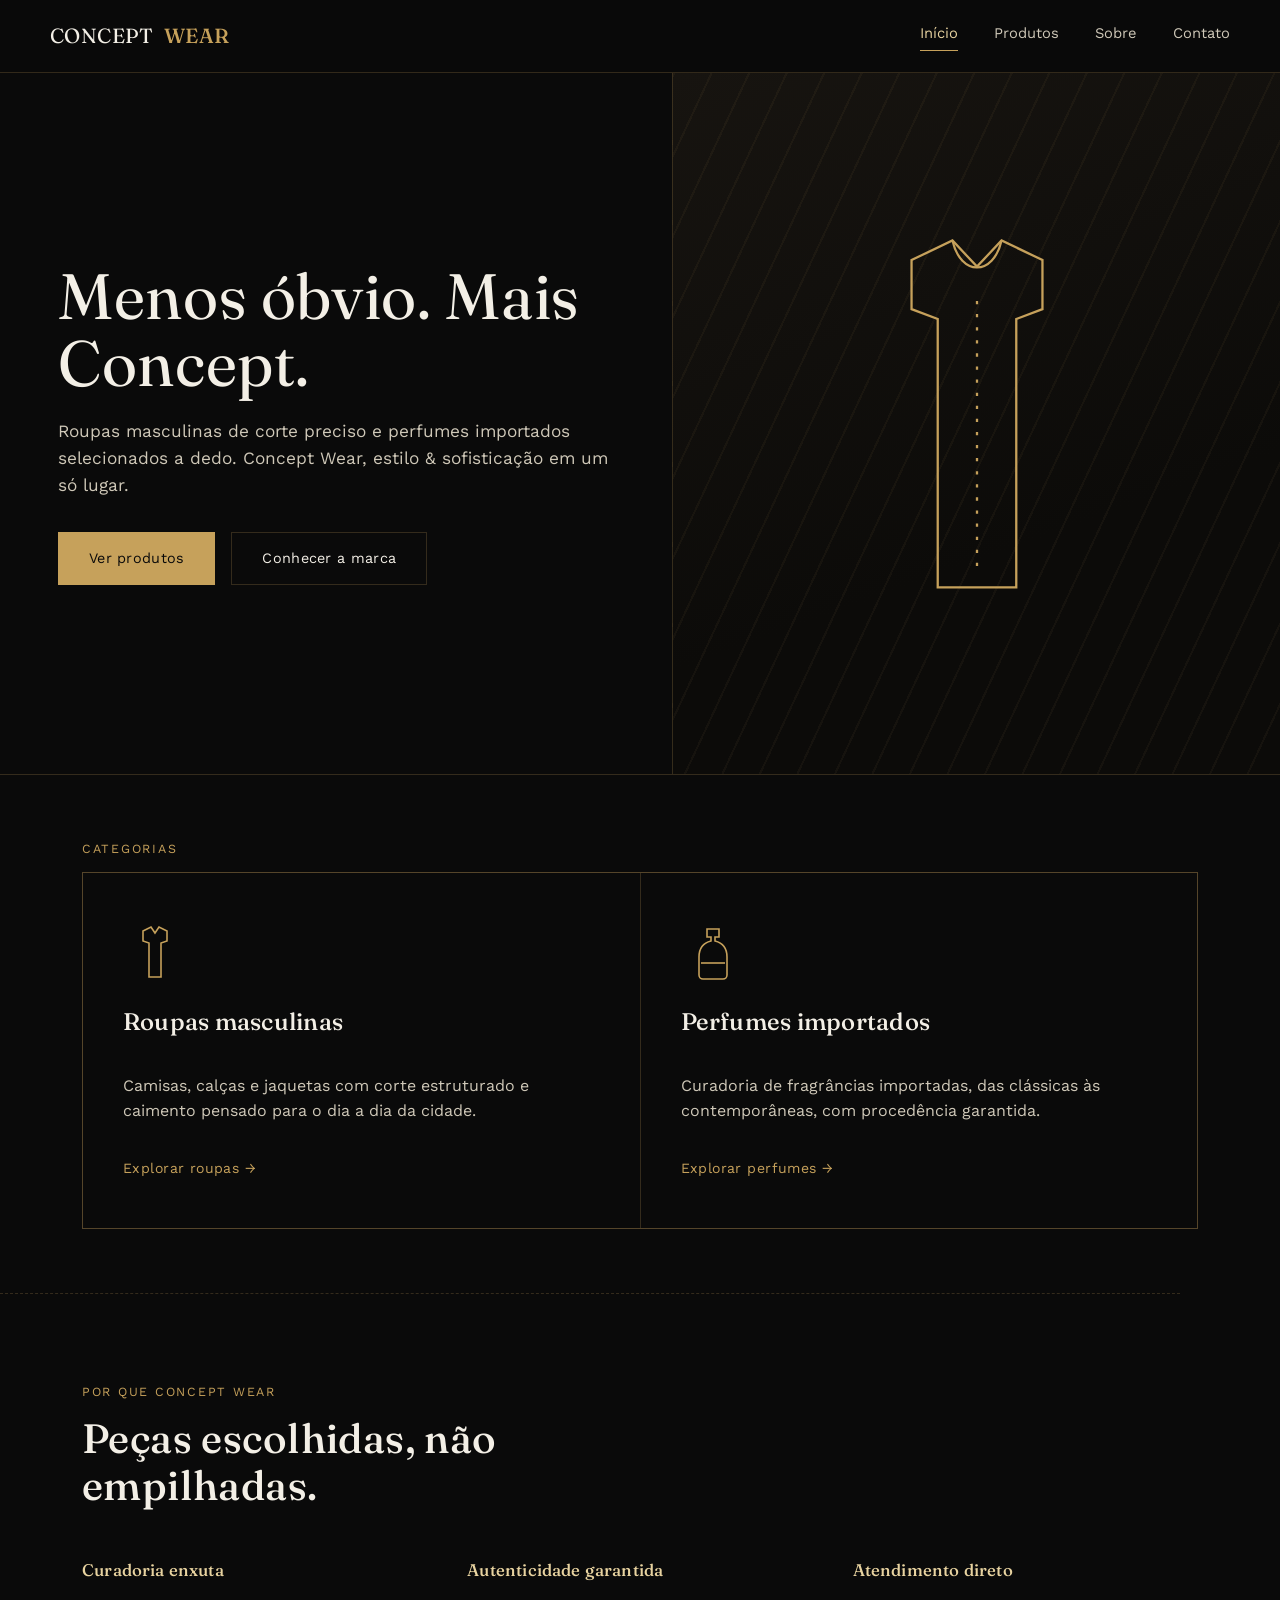
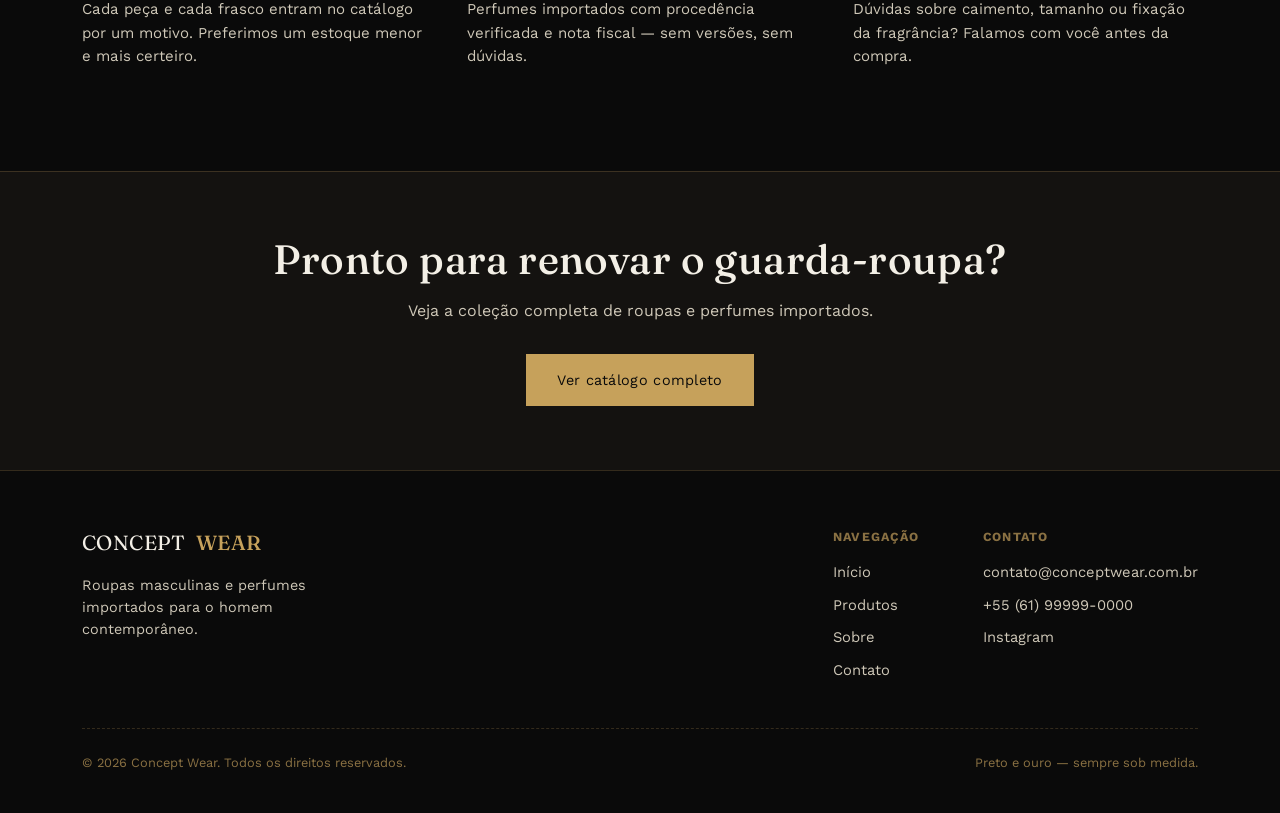
<file: index.html>
<!DOCTYPE html>
<html lang="pt-BR">
<head>
<meta charset="UTF-8">
<meta name="viewport" content="width=device-width, initial-scale=1.0">
<title>Concept Wear — Roupas masculinas e feminina & perfumes importados</title>
<meta name="description" content="Concept Wear: Menos óbvio. Mais Concept.">
<link rel="stylesheet" href="styles.css">
</head>
<body>

<header class="site">
  <nav class="wrap nav">
    <a href="index.html" class="brand">CONCEPT <strong>WEAR</strong></a>
    <button class="nav-toggle" aria-expanded="false" aria-controls="navLinks">Menu</button>
    <div class="nav-links" id="navLinks">
      <a href="index.html" aria-current="page">Início</a>
      <a href="produtos.html">Produtos</a>
      <a href="sobre.html">Sobre</a>
      <a href="contato.html">Contato</a>
    </div>
  </nav>
</header>

<main>

  <section class="hero" style="padding:0;">
    <div class="hero-copy">
      <h1>Menos óbvio. Mais Concept.</h1>
      <p class="lede">Roupas masculinas de corte preciso e perfumes importados selecionados a dedo. Concept Wear, estilo & sofisticação em um só lugar.</p>
      <div class="hero-actions">
        <a href="produtos.html" class="btn">Ver produtos</a>
        <a href="sobre.html" class="btn ghost">Conhecer a marca</a>
      </div>
    </div>
    <div class="hero-visual">
      <svg viewBox="0 0 220 260" fill="none" stroke="currentColor" stroke-width="1.4" style="color:var(--gold)">
        <path d="M70 30 L95 18 L110 34 L125 18 L150 30 L150 60 L134 66 L134 230 L86 230 L86 66 L70 60 Z"/>
        <path d="M95 18 C 100 40, 120 40, 125 18" />
        <line x1="110" y1="55" x2="110" y2="220" stroke-dasharray="2 6"/>
      </svg>
    </div>
  </section>

  <section class="tight">
    <div class="wrap">
      <p class="eyebrow">CATEGORIAS</p>
      <div class="two-col">
        <div class="cat-card">
          <svg viewBox="0 0 64 64" fill="none" stroke="currentColor" stroke-width="1.6"><path d="M20 10 L28 6 L32 12 L36 6 L44 10 L44 20 L38 22 L38 56 L26 56 L26 22 L20 20 Z"/></svg>
          <h3>Roupas masculinas</h3>
          <p>Camisas, calças e jaquetas com corte estruturado e caimento pensado para o dia a dia da cidade.</p>
          <a href="produtos.html#roupas" class="link">Explorar roupas</a>
        </div>
        <div class="cat-card">
          <svg viewBox="0 0 64 64" fill="none" stroke="currentColor" stroke-width="1.6"><path d="M26 8 h12 v8 h-4 v4 c8 2 12 8 12 16 v18 a4 4 0 0 1 -4 4 H22 a4 4 0 0 1 -4 -4 V36 c0 -8 4 -14 12 -16 v-4 h-4 Z"/><line x1="20" y1="42" x2="44" y2="42"/></svg>
          <h3>Perfumes importados</h3>
          <p>Curadoria de fragrâncias importadas, das clássicas às contemporâneas, com procedência garantida.</p>
          <a href="produtos.html#perfumes" class="link">Explorar perfumes</a>
        </div>
      </div>
    </div>
  </section>

  <hr class="stitch wrap">

  <section>
    <div class="wrap">
      <div class="section-head">
        <p class="eyebrow">POR QUE CONCEPT WEAR</p>
        <h2>Peças escolhidas, não empilhadas.</h2>
      </div>
      <div class="values">
        <div class="value">
          <h4>Curadoria enxuta</h4>
          <p>Cada peça e cada frasco entram no catálogo por um motivo. Preferimos um estoque menor e mais certeiro.</p>
        </div>
        <div class="value">
          <h4>Autenticidade garantida</h4>
          <p>Perfumes importados com procedência verificada e nota fiscal — sem versões, sem dúvidas.</p>
        </div>
        <div class="value">
          <h4>Atendimento direto</h4>
          <p>Dúvidas sobre caimento, tamanho ou fixação da fragrância? Falamos com você antes da compra.</p>
        </div>
      </div>
    </div>
  </section>

  <section class="tight" style="border-top:1px solid var(--line-soft); background:var(--black-soft);">
    <div class="wrap" style="text-align:center;">
      <h2>Pronto para renovar o guarda-roupa?</h2>
      <p style="margin:16px auto 30px;">Veja a coleção completa de roupas e perfumes importados.</p>
      <a href="produtos.html" class="btn">Ver catálogo completo</a>
    </div>
  </section>

</main>

<footer class="site">
  <div class="wrap">
    <div class="footer-grid">
      <div>
        <div class="brand" style="margin-bottom:10px;">CONCEPT <strong>WEAR</strong></div>
        <p style="max-width:280px; font-size:0.9rem;">Roupas masculinas e perfumes importados para o homem contemporâneo.</p>
      </div>
      <div class="footer-cols">
        <div class="footer-col">
          <h5>NAVEGAÇÃO</h5>
          <a href="index.html">Início</a>
          <a href="produtos.html">Produtos</a>
          <a href="sobre.html">Sobre</a>
          <a href="contato.html">Contato</a>
        </div>
        <div class="footer-col">
          <h5>CONTATO</h5>
          <span>contato@conceptwear.com.br</span>
          <span>+55 (61) 99999-0000</span>
          <a href="https://instagram.com" target="_blank" rel="noopener">Instagram</a>
        </div>
      </div>
    </div>
    <hr class="stitch">
    <div class="footer-bottom" style="margin-top:24px;">
      <span>© 2026 Concept Wear. Todos os direitos reservados.</span>
      <span>Preto e ouro — sempre sob medida.</span>
    </div>
  </div>
</footer>

<script>
  const toggle = document.querySelector('.nav-toggle');
  const links = document.getElementById('navLinks');
  if (toggle) {
    toggle.addEventListener('click', () => {
      const open = links.classList.toggle('open');
      toggle.setAttribute('aria-expanded', open);
    });
  }
</script>
</body>
</html>
</file>
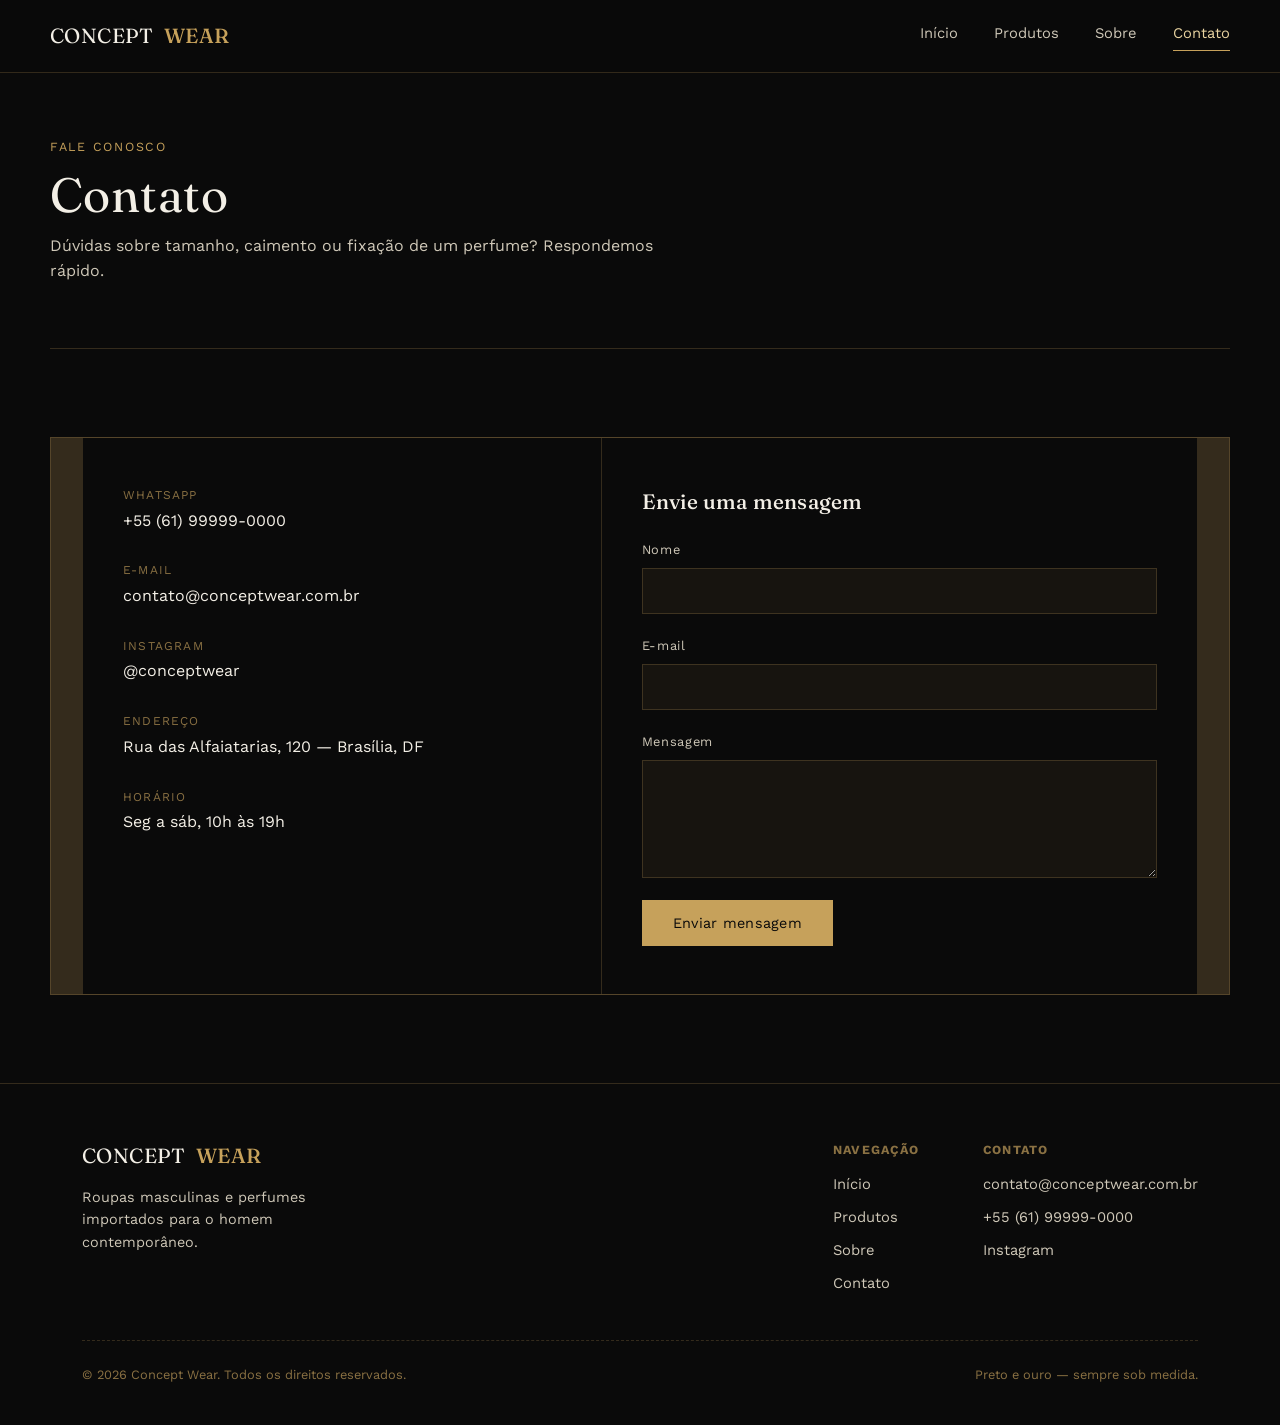
<file: contato (1).html>
<!DOCTYPE html>
<html lang="pt-BR">
<head>
<meta charset="UTF-8">
<meta name="viewport" content="width=device-width, initial-scale=1.0">
<title>Contato — Concept Wear</title>
<meta name="description" content="Fale com a Concept Wear: WhatsApp, e-mail, Instagram e endereço da loja.">
<link rel="stylesheet" href="styles.css">
</head>
<body>

<header class="site">
  <nav class="wrap nav">
    <a href="index.html" class="brand">CONCEPT <strong>WEAR</strong></a>
    <button class="nav-toggle" aria-expanded="false" aria-controls="navLinks">Menu</button>
    <div class="nav-links" id="navLinks">
      <a href="index.html">Início</a>
      <a href="produtos.html">Produtos</a>
      <a href="sobre.html">Sobre</a>
      <a href="contato.html" aria-current="page">Contato</a>
    </div>
  </nav>
</header>

<main>
  <div class="page-head wrap">
    <p class="eyebrow">FALE CONOSCO</p>
    <h1 style="font-size:clamp(2rem,4vw,3rem);">Contato</h1>
    <p style="margin-top:14px;">Dúvidas sobre tamanho, caimento ou fixação de um perfume? Respondemos rápido.</p>
  </div>

  <section>
    <div class="wrap contact-grid">
      <div>
        <div class="info-line">
          <span class="label">WHATSAPP</span>
          <span class="val">+55 (61) 99999-0000</span>
        </div>
        <div class="info-line">
          <span class="label">E-MAIL</span>
          <span class="val">contato@conceptwear.com.br</span>
        </div>
        <div class="info-line">
          <span class="label">INSTAGRAM</span>
          <span class="val">@conceptwear</span>
        </div>
        <div class="info-line">
          <span class="label">ENDEREÇO</span>
          <span class="val">Rua das Alfaiatarias, 120 — Brasília, DF</span>
        </div>
        <div class="info-line">
          <span class="label">HORÁRIO</span>
          <span class="val">Seg a sáb, 10h às 19h</span>
        </div>
      </div>
      <div>
        <h3 style="margin-bottom:22px;">Envie uma mensagem</h3>
        <form onsubmit="event.preventDefault(); alert('Formulário de exemplo — conecte a um serviço de envio (ex: Formspree) para receber mensagens de verdade.');">
          <div class="field">
            <label for="nome">Nome</label>
            <input id="nome" name="nome" type="text" required>
          </div>
          <div class="field">
            <label for="email">E-mail</label>
            <input id="email" name="email" type="email" required>
          </div>
          <div class="field">
            <label for="mensagem">Mensagem</label>
            <textarea id="mensagem" name="mensagem" rows="5" required></textarea>
          </div>
          <button type="submit" class="btn">Enviar mensagem</button>
        </form>
      </div>
    </div>
  </section>
</main>

<footer class="site">
  <div class="wrap">
    <div class="footer-grid">
      <div>
        <div class="brand" style="margin-bottom:10px;">CONCEPT <strong>WEAR</strong></div>
        <p style="max-width:280px; font-size:0.9rem;">Roupas masculinas e perfumes importados para o homem contemporâneo.</p>
      </div>
      <div class="footer-cols">
        <div class="footer-col">
          <h5>NAVEGAÇÃO</h5>
          <a href="index.html">Início</a>
          <a href="produtos.html">Produtos</a>
          <a href="sobre.html">Sobre</a>
          <a href="contato.html">Contato</a>
        </div>
        <div class="footer-col">
          <h5>CONTATO</h5>
          <span>contato@conceptwear.com.br</span>
          <span>+55 (61) 99999-0000</span>
          <a href="https://instagram.com" target="_blank" rel="noopener">Instagram</a>
        </div>
      </div>
    </div>
    <hr class="stitch">
    <div class="footer-bottom" style="margin-top:24px;">
      <span>© 2026 Concept Wear. Todos os direitos reservados.</span>
      <span>Preto e ouro — sempre sob medida.</span>
    </div>
  </div>
</footer>

<script>
  const toggle = document.querySelector('.nav-toggle');
  const links = document.getElementById('navLinks');
  if (toggle) {
    toggle.addEventListener('click', () => {
      const open = links.classList.toggle('open');
      toggle.setAttribute('aria-expanded', open);
    });
  }
</script>
</body>
</html>
</file>
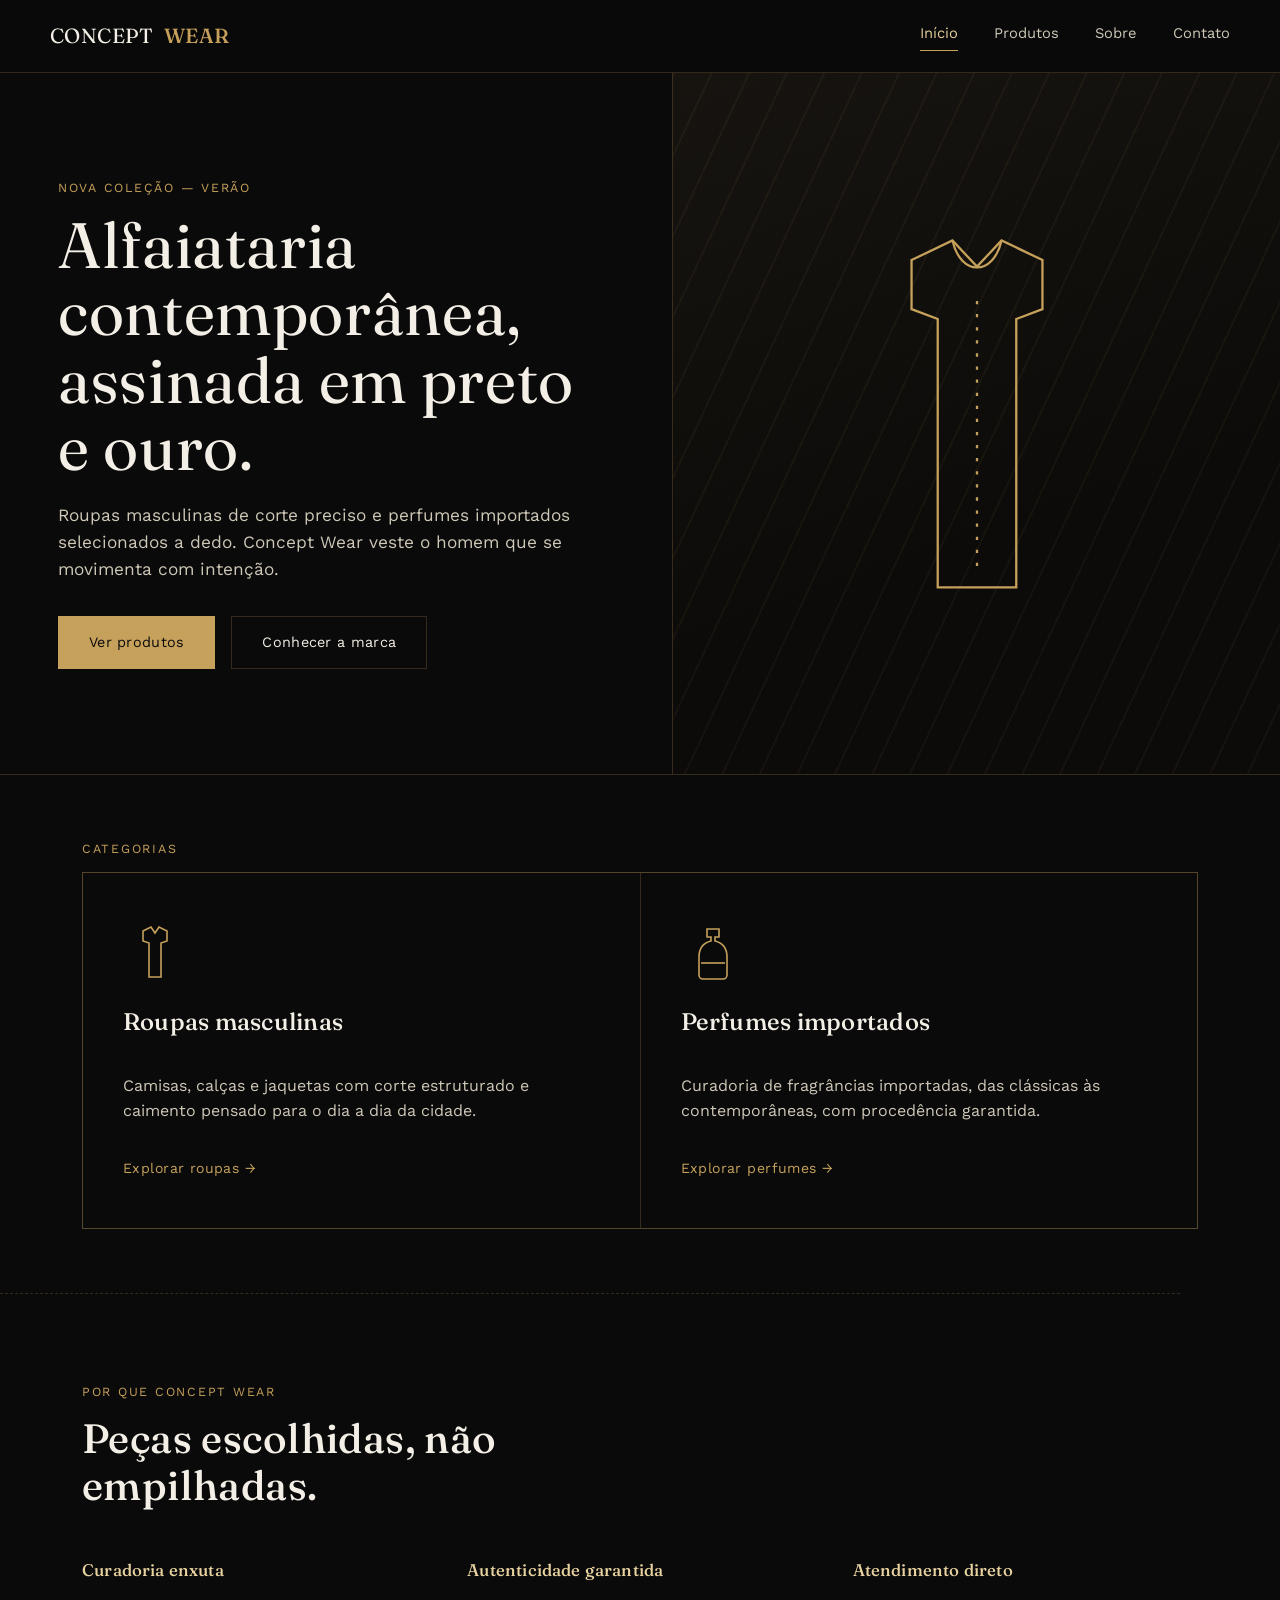
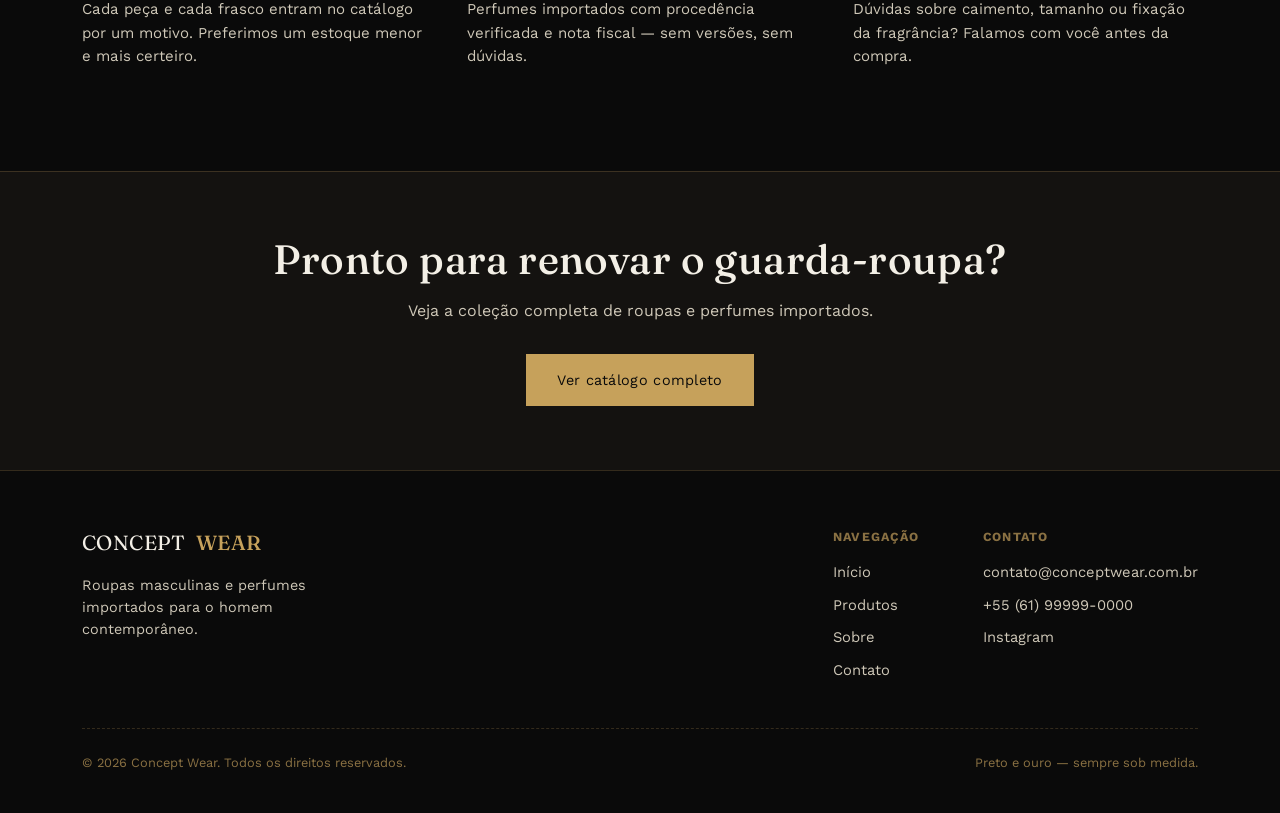
<file: index (1).html>
<!DOCTYPE html>
<html lang="pt-BR">
<head>
<meta charset="UTF-8">
<meta name="viewport" content="width=device-width, initial-scale=1.0">
<title>Concept Wear — Roupas masculinas e perfumes importados</title>
<meta name="description" content="Concept Wear: alfaiataria contemporânea e perfumaria importada para o homem que sabe o que veste.">
<link rel="stylesheet" href="styles.css">
</head>
<body>

<header class="site">
  <nav class="wrap nav">
    <a href="index.html" class="brand">CONCEPT <strong>WEAR</strong></a>
    <button class="nav-toggle" aria-expanded="false" aria-controls="navLinks">Menu</button>
    <div class="nav-links" id="navLinks">
      <a href="index.html" aria-current="page">Início</a>
      <a href="produtos.html">Produtos</a>
      <a href="sobre.html">Sobre</a>
      <a href="contato.html">Contato</a>
    </div>
  </nav>
</header>

<main>

  <section class="hero" style="padding:0;">
    <div class="hero-copy">
      <p class="eyebrow">NOVA COLEÇÃO — VERÃO</p>
      <h1>Alfaiataria contemporânea, assinada em preto e ouro.</h1>
      <p class="lede">Roupas masculinas de corte preciso e perfumes importados selecionados a dedo. Concept Wear veste o homem que se movimenta com intenção.</p>
      <div class="hero-actions">
        <a href="produtos.html" class="btn">Ver produtos</a>
        <a href="sobre.html" class="btn ghost">Conhecer a marca</a>
      </div>
    </div>
    <div class="hero-visual">
      <svg viewBox="0 0 220 260" fill="none" stroke="currentColor" stroke-width="1.4" style="color:var(--gold)">
        <path d="M70 30 L95 18 L110 34 L125 18 L150 30 L150 60 L134 66 L134 230 L86 230 L86 66 L70 60 Z"/>
        <path d="M95 18 C 100 40, 120 40, 125 18" />
        <line x1="110" y1="55" x2="110" y2="220" stroke-dasharray="2 6"/>
      </svg>
    </div>
  </section>

  <section class="tight">
    <div class="wrap">
      <p class="eyebrow">CATEGORIAS</p>
      <div class="two-col">
        <div class="cat-card">
          <svg viewBox="0 0 64 64" fill="none" stroke="currentColor" stroke-width="1.6"><path d="M20 10 L28 6 L32 12 L36 6 L44 10 L44 20 L38 22 L38 56 L26 56 L26 22 L20 20 Z"/></svg>
          <h3>Roupas masculinas</h3>
          <p>Camisas, calças e jaquetas com corte estruturado e caimento pensado para o dia a dia da cidade.</p>
          <a href="produtos.html#roupas" class="link">Explorar roupas</a>
        </div>
        <div class="cat-card">
          <svg viewBox="0 0 64 64" fill="none" stroke="currentColor" stroke-width="1.6"><path d="M26 8 h12 v8 h-4 v4 c8 2 12 8 12 16 v18 a4 4 0 0 1 -4 4 H22 a4 4 0 0 1 -4 -4 V36 c0 -8 4 -14 12 -16 v-4 h-4 Z"/><line x1="20" y1="42" x2="44" y2="42"/></svg>
          <h3>Perfumes importados</h3>
          <p>Curadoria de fragrâncias importadas, das clássicas às contemporâneas, com procedência garantida.</p>
          <a href="produtos.html#perfumes" class="link">Explorar perfumes</a>
        </div>
      </div>
    </div>
  </section>

  <hr class="stitch wrap">

  <section>
    <div class="wrap">
      <div class="section-head">
        <p class="eyebrow">POR QUE CONCEPT WEAR</p>
        <h2>Peças escolhidas, não empilhadas.</h2>
      </div>
      <div class="values">
        <div class="value">
          <h4>Curadoria enxuta</h4>
          <p>Cada peça e cada frasco entram no catálogo por um motivo. Preferimos um estoque menor e mais certeiro.</p>
        </div>
        <div class="value">
          <h4>Autenticidade garantida</h4>
          <p>Perfumes importados com procedência verificada e nota fiscal — sem versões, sem dúvidas.</p>
        </div>
        <div class="value">
          <h4>Atendimento direto</h4>
          <p>Dúvidas sobre caimento, tamanho ou fixação da fragrância? Falamos com você antes da compra.</p>
        </div>
      </div>
    </div>
  </section>

  <section class="tight" style="border-top:1px solid var(--line-soft); background:var(--black-soft);">
    <div class="wrap" style="text-align:center;">
      <h2>Pronto para renovar o guarda-roupa?</h2>
      <p style="margin:16px auto 30px;">Veja a coleção completa de roupas e perfumes importados.</p>
      <a href="produtos.html" class="btn">Ver catálogo completo</a>
    </div>
  </section>

</main>

<footer class="site">
  <div class="wrap">
    <div class="footer-grid">
      <div>
        <div class="brand" style="margin-bottom:10px;">CONCEPT <strong>WEAR</strong></div>
        <p style="max-width:280px; font-size:0.9rem;">Roupas masculinas e perfumes importados para o homem contemporâneo.</p>
      </div>
      <div class="footer-cols">
        <div class="footer-col">
          <h5>NAVEGAÇÃO</h5>
          <a href="index.html">Início</a>
          <a href="produtos.html">Produtos</a>
          <a href="sobre.html">Sobre</a>
          <a href="contato.html">Contato</a>
        </div>
        <div class="footer-col">
          <h5>CONTATO</h5>
          <span>contato@conceptwear.com.br</span>
          <span>+55 (61) 99999-0000</span>
          <a href="https://instagram.com" target="_blank" rel="noopener">Instagram</a>
        </div>
      </div>
    </div>
    <hr class="stitch">
    <div class="footer-bottom" style="margin-top:24px;">
      <span>© 2026 Concept Wear. Todos os direitos reservados.</span>
      <span>Preto e ouro — sempre sob medida.</span>
    </div>
  </div>
</footer>

<script>
  const toggle = document.querySelector('.nav-toggle');
  const links = document.getElementById('navLinks');
  if (toggle) {
    toggle.addEventListener('click', () => {
      const open = links.classList.toggle('open');
      toggle.setAttribute('aria-expanded', open);
    });
  }
</script>
</body>
</html>
</file>
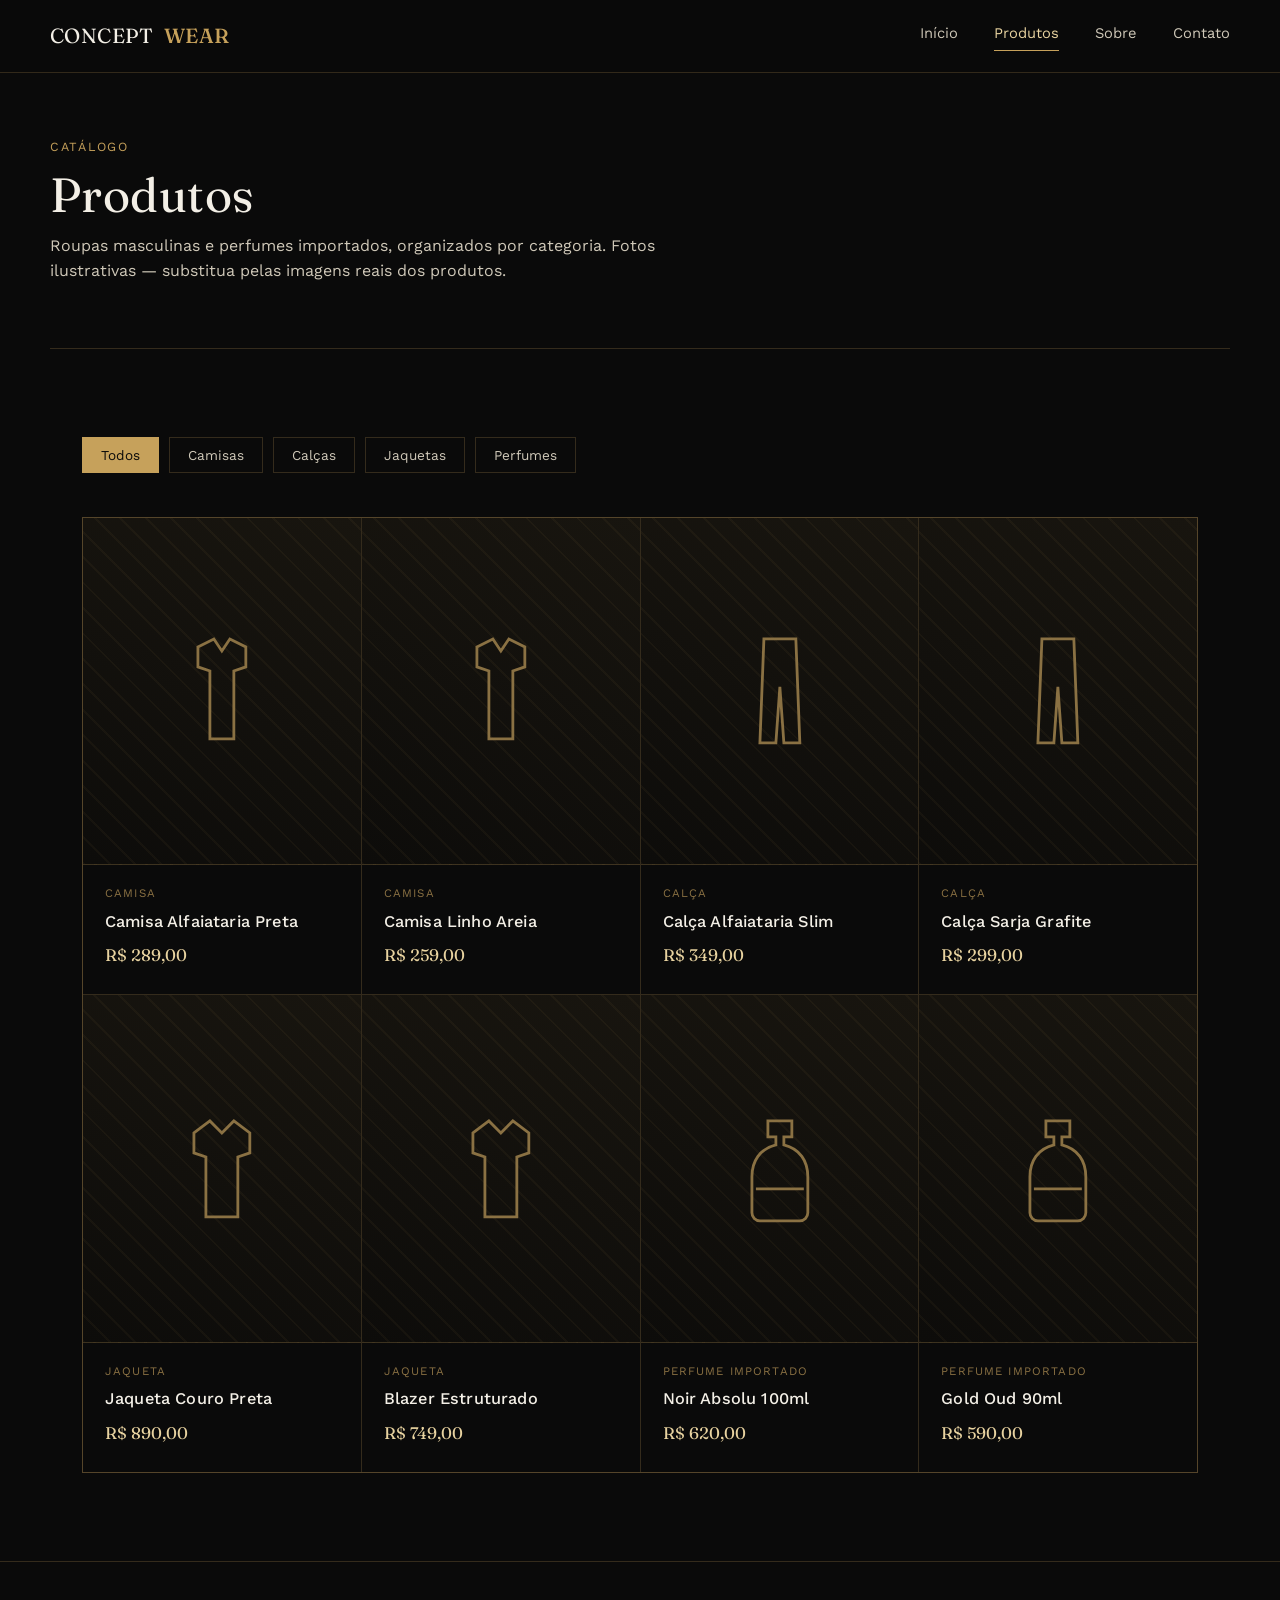
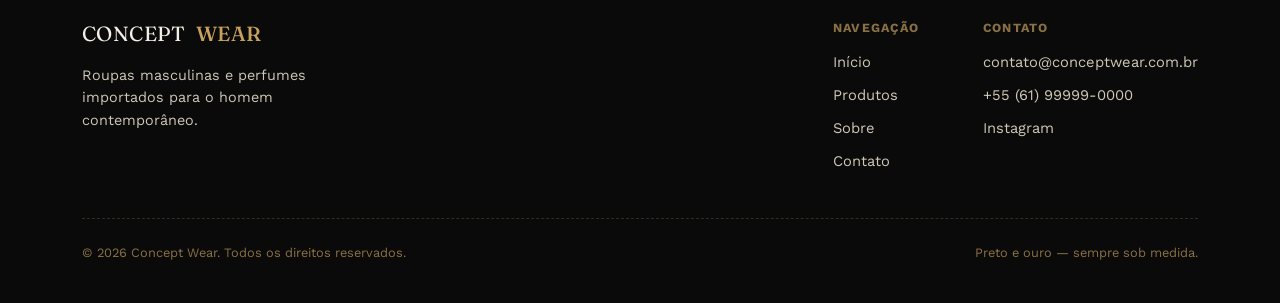
<file: produtos (1).html>
<!DOCTYPE html>
<html lang="pt-BR">
<head>
<meta charset="UTF-8">
<meta name="viewport" content="width=device-width, initial-scale=1.0">
<title>Produtos — Concept Wear</title>
<meta name="description" content="Camisas, calças, jaquetas e perfumes importados da Concept Wear.">
<link rel="stylesheet" href="styles.css">
</head>
<body>

<header class="site">
  <nav class="wrap nav">
    <a href="index.html" class="brand">CONCEPT <strong>WEAR</strong></a>
    <button class="nav-toggle" aria-expanded="false" aria-controls="navLinks">Menu</button>
    <div class="nav-links" id="navLinks">
      <a href="index.html">Início</a>
      <a href="produtos.html" aria-current="page">Produtos</a>
      <a href="sobre.html">Sobre</a>
      <a href="contato.html">Contato</a>
    </div>
  </nav>
</header>

<main>
  <div class="page-head wrap">
    <p class="eyebrow">CATÁLOGO</p>
    <h1 style="font-size:clamp(2rem,4vw,3rem);">Produtos</h1>
    <p style="margin-top:14px;">Roupas masculinas e perfumes importados, organizados por categoria. Fotos ilustrativas — substitua pelas imagens reais dos produtos.</p>
  </div>

  <section>
    <div class="wrap">
      <div class="filter-bar" role="group" aria-label="Filtrar por categoria">
        <button class="active" data-filter="all">Todos</button>
        <button data-filter="camisas">Camisas</button>
        <button data-filter="calcas">Calças</button>
        <button data-filter="jaquetas">Jaquetas</button>
        <button data-filter="perfumes">Perfumes</button>
      </div>

      <div class="product-grid" id="grid">

        <article class="product" data-cat="camisas">
          <div class="product-media">
            <svg viewBox="0 0 64 64" fill="none" stroke="currentColor" stroke-width="1.4"><path d="M20 10 L28 6 L32 12 L36 6 L44 10 L44 20 L38 22 L38 56 L26 56 L26 22 L20 20 Z"/></svg>
          </div>
          <div class="product-info">
            <div class="cat">CAMISA</div>
            <h4>Camisa Alfaiataria Preta</h4>
            <div class="price">R$ 289,00</div>
          </div>
        </article>

        <article class="product" data-cat="camisas">
          <div class="product-media">
            <svg viewBox="0 0 64 64" fill="none" stroke="currentColor" stroke-width="1.4"><path d="M20 10 L28 6 L32 12 L36 6 L44 10 L44 20 L38 22 L38 56 L26 56 L26 22 L20 20 Z"/></svg>
          </div>
          <div class="product-info">
            <div class="cat">CAMISA</div>
            <h4>Camisa Linho Areia</h4>
            <div class="price">R$ 259,00</div>
          </div>
        </article>

        <article class="product" data-cat="calcas">
          <div class="product-media">
            <svg viewBox="0 0 64 64" fill="none" stroke="currentColor" stroke-width="1.4"><path d="M24 6 H40 L42 58 L34 58 L32 30 L30 58 L22 58 Z"/></svg>
          </div>
          <div class="product-info">
            <div class="cat">CALÇA</div>
            <h4>Calça Alfaiataria Slim</h4>
            <div class="price">R$ 349,00</div>
          </div>
        </article>

        <article class="product" data-cat="calcas">
          <div class="product-media">
            <svg viewBox="0 0 64 64" fill="none" stroke="currentColor" stroke-width="1.4"><path d="M24 6 H40 L42 58 L34 58 L32 30 L30 58 L22 58 Z"/></svg>
          </div>
          <div class="product-info">
            <div class="cat">CALÇA</div>
            <h4>Calça Sarja Grafite</h4>
            <div class="price">R$ 299,00</div>
          </div>
        </article>

        <article class="product" data-cat="jaquetas">
          <div class="product-media">
            <svg viewBox="0 0 64 64" fill="none" stroke="currentColor" stroke-width="1.4"><path d="M18 14 L26 8 L32 14 L38 8 L46 14 L46 24 L40 26 L40 56 L24 56 L24 26 L18 24 Z"/></svg>
          </div>
          <div class="product-info">
            <div class="cat">JAQUETA</div>
            <h4>Jaqueta Couro Preta</h4>
            <div class="price">R$ 890,00</div>
          </div>
        </article>

        <article class="product" data-cat="jaquetas">
          <div class="product-media">
            <svg viewBox="0 0 64 64" fill="none" stroke="currentColor" stroke-width="1.4"><path d="M18 14 L26 8 L32 14 L38 8 L46 14 L46 24 L40 26 L40 56 L24 56 L24 26 L18 24 Z"/></svg>
          </div>
          <div class="product-info">
            <div class="cat">JAQUETA</div>
            <h4>Blazer Estruturado</h4>
            <div class="price">R$ 749,00</div>
          </div>
        </article>

        <article class="product" data-cat="perfumes">
          <div class="product-media">
            <svg viewBox="0 0 64 64" fill="none" stroke="currentColor" stroke-width="1.4"><path d="M26 8 h12 v8 h-4 v4 c8 2 12 8 12 16 v18 a4 4 0 0 1 -4 4 H22 a4 4 0 0 1 -4 -4 V36 c0 -8 4 -14 12 -16 v-4 h-4 Z"/><line x1="20" y1="42" x2="44" y2="42"/></svg>
          </div>
          <div class="product-info">
            <div class="cat">PERFUME IMPORTADO</div>
            <h4>Noir Absolu 100ml</h4>
            <div class="price">R$ 620,00</div>
          </div>
        </article>

        <article class="product" data-cat="perfumes">
          <div class="product-media">
            <svg viewBox="0 0 64 64" fill="none" stroke="currentColor" stroke-width="1.4"><path d="M26 8 h12 v8 h-4 v4 c8 2 12 8 12 16 v18 a4 4 0 0 1 -4 4 H22 a4 4 0 0 1 -4 -4 V36 c0 -8 4 -14 12 -16 v-4 h-4 Z"/><line x1="20" y1="42" x2="44" y2="42"/></svg>
          </div>
          <div class="product-info">
            <div class="cat">PERFUME IMPORTADO</div>
            <h4>Gold Oud 90ml</h4>
            <div class="price">R$ 590,00</div>
          </div>
        </article>

      </div>
    </div>
  </section>
</main>

<footer class="site">
  <div class="wrap">
    <div class="footer-grid">
      <div>
        <div class="brand" style="margin-bottom:10px;">CONCEPT <strong>WEAR</strong></div>
        <p style="max-width:280px; font-size:0.9rem;">Roupas masculinas e perfumes importados para o homem contemporâneo.</p>
      </div>
      <div class="footer-cols">
        <div class="footer-col">
          <h5>NAVEGAÇÃO</h5>
          <a href="index.html">Início</a>
          <a href="produtos.html">Produtos</a>
          <a href="sobre.html">Sobre</a>
          <a href="contato.html">Contato</a>
        </div>
        <div class="footer-col">
          <h5>CONTATO</h5>
          <span>contato@conceptwear.com.br</span>
          <span>+55 (61) 99999-0000</span>
          <a href="https://instagram.com" target="_blank" rel="noopener">Instagram</a>
        </div>
      </div>
    </div>
    <hr class="stitch">
    <div class="footer-bottom" style="margin-top:24px;">
      <span>© 2026 Concept Wear. Todos os direitos reservados.</span>
      <span>Preto e ouro — sempre sob medida.</span>
    </div>
  </div>
</footer>

<script>
  const toggle = document.querySelector('.nav-toggle');
  const links = document.getElementById('navLinks');
  if (toggle) {
    toggle.addEventListener('click', () => {
      const open = links.classList.toggle('open');
      toggle.setAttribute('aria-expanded', open);
    });
  }

  const buttons = document.querySelectorAll('.filter-bar button');
  const items = document.querySelectorAll('#grid .product');
  buttons.forEach(btn => {
    btn.addEventListener('click', () => {
      buttons.forEach(b => b.classList.remove('active'));
      btn.classList.add('active');
      const f = btn.dataset.filter;
      items.forEach(item => {
        item.style.display = (f === 'all' || item.dataset.cat === f) ? '' : 'none';
      });
    });
  });
</script>
</body>
</html>
</file>
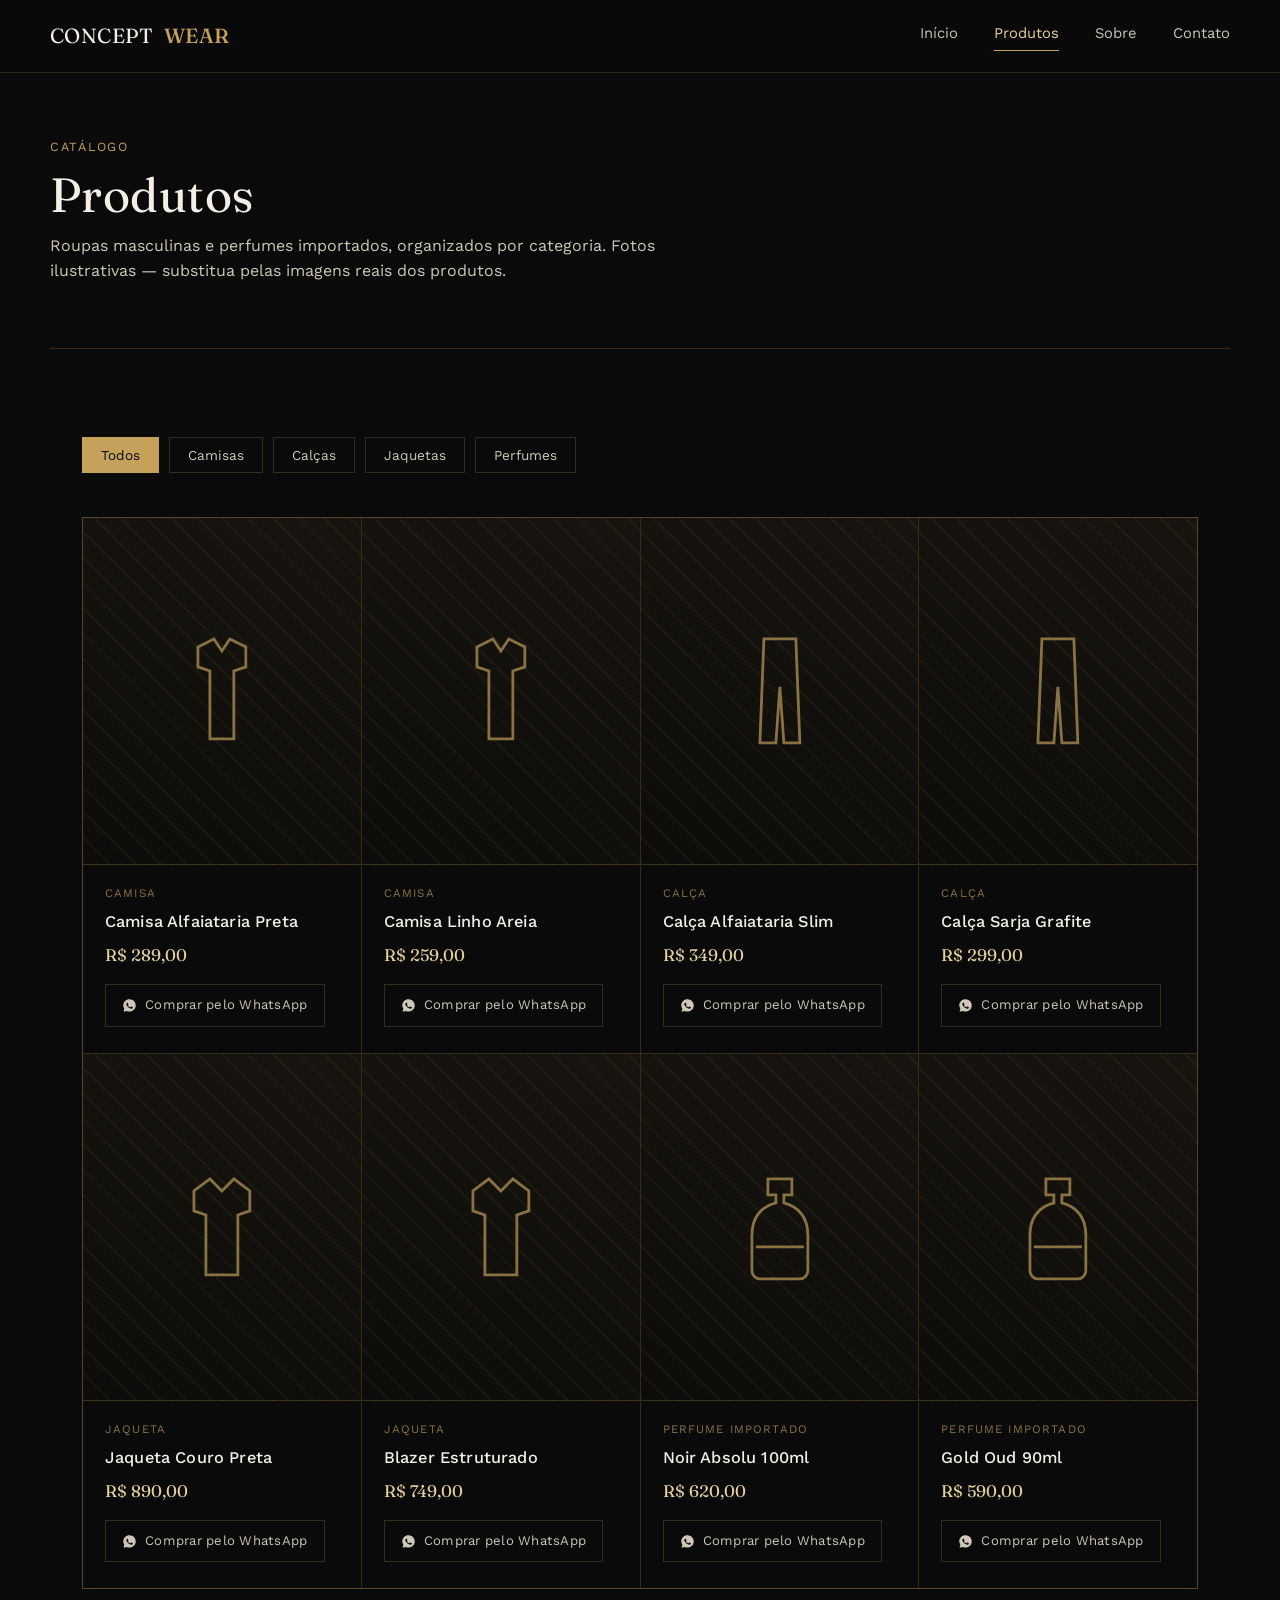
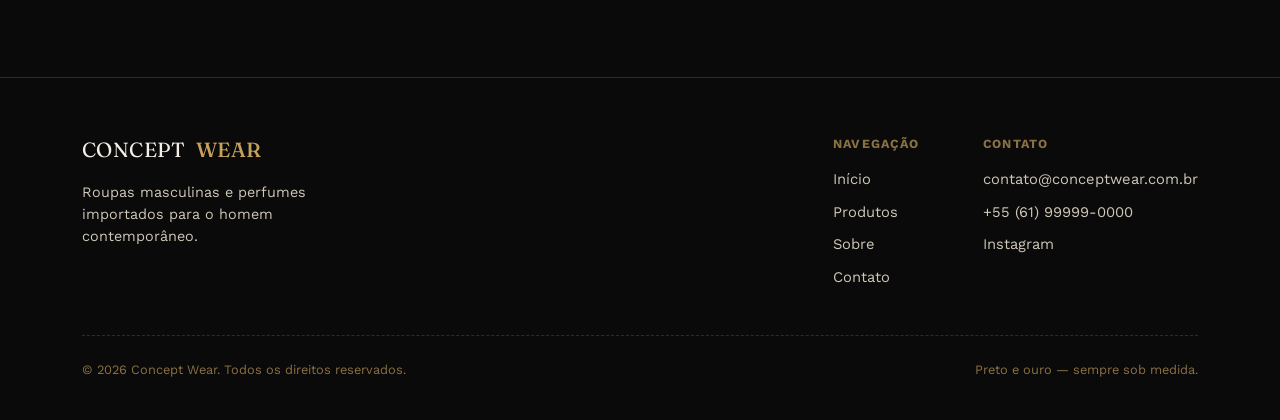
<file: produtos.html>
<!DOCTYPE html>
<html lang="pt-BR">
<head>
<meta charset="UTF-8">
<meta name="viewport" content="width=device-width, initial-scale=1.0">
<title>Produtos — Concept Wear</title>
<meta name="description" content="Camisas, calças, jaquetas e perfumes importados da Concept Wear.">
<link rel="stylesheet" href="styles.css">
</head>
<body>

<header class="site">
  <nav class="wrap nav">
    <a href="index.html" class="brand">CONCEPT <strong>WEAR</strong></a>
    <button class="nav-toggle" aria-expanded="false" aria-controls="navLinks">Menu</button>
    <div class="nav-links" id="navLinks">
      <a href="index.html">Início</a>
      <a href="produtos.html" aria-current="page">Produtos</a>
      <a href="sobre.html">Sobre</a>
      <a href="contato.html">Contato</a>
    </div>
  </nav>
</header>

<main>
  <div class="page-head wrap">
    <p class="eyebrow">CATÁLOGO</p>
    <h1 style="font-size:clamp(2rem,4vw,3rem);">Produtos</h1>
    <p style="margin-top:14px;">Roupas masculinas e perfumes importados, organizados por categoria. Fotos ilustrativas — substitua pelas imagens reais dos produtos.</p>
  </div>

  <section>
    <div class="wrap">
      <div class="filter-bar" role="group" aria-label="Filtrar por categoria">
        <button class="active" data-filter="all">Todos</button>
        <button data-filter="camisas">Camisas</button>
        <button data-filter="calcas">Calças</button>
        <button data-filter="jaquetas">Jaquetas</button>
        <button data-filter="perfumes">Perfumes</button>
      </div>

      <div class="product-grid" id="grid">

        <article class="product" data-cat="camisas">
          <div class="product-media">
            <svg viewBox="0 0 64 64" fill="none" stroke="currentColor" stroke-width="1.4"><path d="M20 10 L28 6 L32 12 L36 6 L44 10 L44 20 L38 22 L38 56 L26 56 L26 22 L20 20 Z"/></svg>
          </div>
          <div class="product-info">
            <div class="cat">CAMISA</div>
            <h4>Camisa Alfaiataria Preta</h4>
            <div class="price">R$ 289,00</div>
            <a class="wa-btn" href="#" target="_blank" rel="noopener"><svg viewBox="0 0 24 24" fill="currentColor"><path d="M12 2C6.48 2 2 6.36 2 11.75c0 2.02.64 3.9 1.74 5.46L2.5 22l4.98-1.3a10.1 10.1 0 0 0 4.52 1.05c5.52 0 10-4.36 10-9.75S17.52 2 12 2zm5.2 13.9c-.22.6-1.28 1.15-1.77 1.2-.45.05-.92.24-3.08-.65-2.6-1.08-4.28-3.7-4.4-3.87-.13-.17-1.05-1.4-1.05-2.66 0-1.27.66-1.9.9-2.16.23-.26.5-.32.67-.32h.48c.15 0 .36-.03.55.42.22.51.73 1.78.8 1.9.06.13.1.27.02.44-.09.17-.13.27-.26.42-.13.15-.28.33-.4.44-.13.13-.27.27-.12.53.15.26.68 1.13 1.47 1.84 1.01.9 1.87 1.18 2.13 1.31.26.13.41.11.56-.07.15-.17.64-.75.81-1 .17-.26.34-.22.57-.13.23.09 1.47.7 1.72.83.25.13.42.19.48.3.06.11.06.62-.16 1.22z"/></svg>Comprar pelo WhatsApp</a>
          </div>
        </article>

        <article class="product" data-cat="camisas">
          <div class="product-media">
            <svg viewBox="0 0 64 64" fill="none" stroke="currentColor" stroke-width="1.4"><path d="M20 10 L28 6 L32 12 L36 6 L44 10 L44 20 L38 22 L38 56 L26 56 L26 22 L20 20 Z"/></svg>
          </div>
          <div class="product-info">
            <div class="cat">CAMISA</div>
            <h4>Camisa Linho Areia</h4>
            <div class="price">R$ 259,00</div>
            <a class="wa-btn" href="#" target="_blank" rel="noopener"><svg viewBox="0 0 24 24" fill="currentColor"><path d="M12 2C6.48 2 2 6.36 2 11.75c0 2.02.64 3.9 1.74 5.46L2.5 22l4.98-1.3a10.1 10.1 0 0 0 4.52 1.05c5.52 0 10-4.36 10-9.75S17.52 2 12 2zm5.2 13.9c-.22.6-1.28 1.15-1.77 1.2-.45.05-.92.24-3.08-.65-2.6-1.08-4.28-3.7-4.4-3.87-.13-.17-1.05-1.4-1.05-2.66 0-1.27.66-1.9.9-2.16.23-.26.5-.32.67-.32h.48c.15 0 .36-.03.55.42.22.51.73 1.78.8 1.9.06.13.1.27.02.44-.09.17-.13.27-.26.42-.13.15-.28.33-.4.44-.13.13-.27.27-.12.53.15.26.68 1.13 1.47 1.84 1.01.9 1.87 1.18 2.13 1.31.26.13.41.11.56-.07.15-.17.64-.75.81-1 .17-.26.34-.22.57-.13.23.09 1.47.7 1.72.83.25.13.42.19.48.3.06.11.06.62-.16 1.22z"/></svg>Comprar pelo WhatsApp</a>
          </div>
        </article>

        <article class="product" data-cat="calcas">
          <div class="product-media">
            <svg viewBox="0 0 64 64" fill="none" stroke="currentColor" stroke-width="1.4"><path d="M24 6 H40 L42 58 L34 58 L32 30 L30 58 L22 58 Z"/></svg>
          </div>
          <div class="product-info">
            <div class="cat">CALÇA</div>
            <h4>Calça Alfaiataria Slim</h4>
            <div class="price">R$ 349,00</div>
            <a class="wa-btn" href="#" target="_blank" rel="noopener"><svg viewBox="0 0 24 24" fill="currentColor"><path d="M12 2C6.48 2 2 6.36 2 11.75c0 2.02.64 3.9 1.74 5.46L2.5 22l4.98-1.3a10.1 10.1 0 0 0 4.52 1.05c5.52 0 10-4.36 10-9.75S17.52 2 12 2zm5.2 13.9c-.22.6-1.28 1.15-1.77 1.2-.45.05-.92.24-3.08-.65-2.6-1.08-4.28-3.7-4.4-3.87-.13-.17-1.05-1.4-1.05-2.66 0-1.27.66-1.9.9-2.16.23-.26.5-.32.67-.32h.48c.15 0 .36-.03.55.42.22.51.73 1.78.8 1.9.06.13.1.27.02.44-.09.17-.13.27-.26.42-.13.15-.28.33-.4.44-.13.13-.27.27-.12.53.15.26.68 1.13 1.47 1.84 1.01.9 1.87 1.18 2.13 1.31.26.13.41.11.56-.07.15-.17.64-.75.81-1 .17-.26.34-.22.57-.13.23.09 1.47.7 1.72.83.25.13.42.19.48.3.06.11.06.62-.16 1.22z"/></svg>Comprar pelo WhatsApp</a>
          </div>
        </article>

        <article class="product" data-cat="calcas">
          <div class="product-media">
            <svg viewBox="0 0 64 64" fill="none" stroke="currentColor" stroke-width="1.4"><path d="M24 6 H40 L42 58 L34 58 L32 30 L30 58 L22 58 Z"/></svg>
          </div>
          <div class="product-info">
            <div class="cat">CALÇA</div>
            <h4>Calça Sarja Grafite</h4>
            <div class="price">R$ 299,00</div>
            <a class="wa-btn" href="#" target="_blank" rel="noopener"><svg viewBox="0 0 24 24" fill="currentColor"><path d="M12 2C6.48 2 2 6.36 2 11.75c0 2.02.64 3.9 1.74 5.46L2.5 22l4.98-1.3a10.1 10.1 0 0 0 4.52 1.05c5.52 0 10-4.36 10-9.75S17.52 2 12 2zm5.2 13.9c-.22.6-1.28 1.15-1.77 1.2-.45.05-.92.24-3.08-.65-2.6-1.08-4.28-3.7-4.4-3.87-.13-.17-1.05-1.4-1.05-2.66 0-1.27.66-1.9.9-2.16.23-.26.5-.32.67-.32h.48c.15 0 .36-.03.55.42.22.51.73 1.78.8 1.9.06.13.1.27.02.44-.09.17-.13.27-.26.42-.13.15-.28.33-.4.44-.13.13-.27.27-.12.53.15.26.68 1.13 1.47 1.84 1.01.9 1.87 1.18 2.13 1.31.26.13.41.11.56-.07.15-.17.64-.75.81-1 .17-.26.34-.22.57-.13.23.09 1.47.7 1.72.83.25.13.42.19.48.3.06.11.06.62-.16 1.22z"/></svg>Comprar pelo WhatsApp</a>
          </div>
        </article>

        <article class="product" data-cat="jaquetas">
          <div class="product-media">
            <svg viewBox="0 0 64 64" fill="none" stroke="currentColor" stroke-width="1.4"><path d="M18 14 L26 8 L32 14 L38 8 L46 14 L46 24 L40 26 L40 56 L24 56 L24 26 L18 24 Z"/></svg>
          </div>
          <div class="product-info">
            <div class="cat">JAQUETA</div>
            <h4>Jaqueta Couro Preta</h4>
            <div class="price">R$ 890,00</div>
            <a class="wa-btn" href="#" target="_blank" rel="noopener"><svg viewBox="0 0 24 24" fill="currentColor"><path d="M12 2C6.48 2 2 6.36 2 11.75c0 2.02.64 3.9 1.74 5.46L2.5 22l4.98-1.3a10.1 10.1 0 0 0 4.52 1.05c5.52 0 10-4.36 10-9.75S17.52 2 12 2zm5.2 13.9c-.22.6-1.28 1.15-1.77 1.2-.45.05-.92.24-3.08-.65-2.6-1.08-4.28-3.7-4.4-3.87-.13-.17-1.05-1.4-1.05-2.66 0-1.27.66-1.9.9-2.16.23-.26.5-.32.67-.32h.48c.15 0 .36-.03.55.42.22.51.73 1.78.8 1.9.06.13.1.27.02.44-.09.17-.13.27-.26.42-.13.15-.28.33-.4.44-.13.13-.27.27-.12.53.15.26.68 1.13 1.47 1.84 1.01.9 1.87 1.18 2.13 1.31.26.13.41.11.56-.07.15-.17.64-.75.81-1 .17-.26.34-.22.57-.13.23.09 1.47.7 1.72.83.25.13.42.19.48.3.06.11.06.62-.16 1.22z"/></svg>Comprar pelo WhatsApp</a>
          </div>
        </article>

        <article class="product" data-cat="jaquetas">
          <div class="product-media">
            <svg viewBox="0 0 64 64" fill="none" stroke="currentColor" stroke-width="1.4"><path d="M18 14 L26 8 L32 14 L38 8 L46 14 L46 24 L40 26 L40 56 L24 56 L24 26 L18 24 Z"/></svg>
          </div>
          <div class="product-info">
            <div class="cat">JAQUETA</div>
            <h4>Blazer Estruturado</h4>
            <div class="price">R$ 749,00</div>
            <a class="wa-btn" href="#" target="_blank" rel="noopener"><svg viewBox="0 0 24 24" fill="currentColor"><path d="M12 2C6.48 2 2 6.36 2 11.75c0 2.02.64 3.9 1.74 5.46L2.5 22l4.98-1.3a10.1 10.1 0 0 0 4.52 1.05c5.52 0 10-4.36 10-9.75S17.52 2 12 2zm5.2 13.9c-.22.6-1.28 1.15-1.77 1.2-.45.05-.92.24-3.08-.65-2.6-1.08-4.28-3.7-4.4-3.87-.13-.17-1.05-1.4-1.05-2.66 0-1.27.66-1.9.9-2.16.23-.26.5-.32.67-.32h.48c.15 0 .36-.03.55.42.22.51.73 1.78.8 1.9.06.13.1.27.02.44-.09.17-.13.27-.26.42-.13.15-.28.33-.4.44-.13.13-.27.27-.12.53.15.26.68 1.13 1.47 1.84 1.01.9 1.87 1.18 2.13 1.31.26.13.41.11.56-.07.15-.17.64-.75.81-1 .17-.26.34-.22.57-.13.23.09 1.47.7 1.72.83.25.13.42.19.48.3.06.11.06.62-.16 1.22z"/></svg>Comprar pelo WhatsApp</a>
          </div>
        </article>

        <article class="product" data-cat="perfumes">
          <div class="product-media">
            <svg viewBox="0 0 64 64" fill="none" stroke="currentColor" stroke-width="1.4"><path d="M26 8 h12 v8 h-4 v4 c8 2 12 8 12 16 v18 a4 4 0 0 1 -4 4 H22 a4 4 0 0 1 -4 -4 V36 c0 -8 4 -14 12 -16 v-4 h-4 Z"/><line x1="20" y1="42" x2="44" y2="42"/></svg>
          </div>
          <div class="product-info">
            <div class="cat">PERFUME IMPORTADO</div>
            <h4>Noir Absolu 100ml</h4>
            <div class="price">R$ 620,00</div>
            <a class="wa-btn" href="#" target="_blank" rel="noopener"><svg viewBox="0 0 24 24" fill="currentColor"><path d="M12 2C6.48 2 2 6.36 2 11.75c0 2.02.64 3.9 1.74 5.46L2.5 22l4.98-1.3a10.1 10.1 0 0 0 4.52 1.05c5.52 0 10-4.36 10-9.75S17.52 2 12 2zm5.2 13.9c-.22.6-1.28 1.15-1.77 1.2-.45.05-.92.24-3.08-.65-2.6-1.08-4.28-3.7-4.4-3.87-.13-.17-1.05-1.4-1.05-2.66 0-1.27.66-1.9.9-2.16.23-.26.5-.32.67-.32h.48c.15 0 .36-.03.55.42.22.51.73 1.78.8 1.9.06.13.1.27.02.44-.09.17-.13.27-.26.42-.13.15-.28.33-.4.44-.13.13-.27.27-.12.53.15.26.68 1.13 1.47 1.84 1.01.9 1.87 1.18 2.13 1.31.26.13.41.11.56-.07.15-.17.64-.75.81-1 .17-.26.34-.22.57-.13.23.09 1.47.7 1.72.83.25.13.42.19.48.3.06.11.06.62-.16 1.22z"/></svg>Comprar pelo WhatsApp</a>
          </div>
        </article>

        <article class="product" data-cat="perfumes">
          <div class="product-media">
            <svg viewBox="0 0 64 64" fill="none" stroke="currentColor" stroke-width="1.4"><path d="M26 8 h12 v8 h-4 v4 c8 2 12 8 12 16 v18 a4 4 0 0 1 -4 4 H22 a4 4 0 0 1 -4 -4 V36 c0 -8 4 -14 12 -16 v-4 h-4 Z"/><line x1="20" y1="42" x2="44" y2="42"/></svg>
          </div>
          <div class="product-info">
            <div class="cat">PERFUME IMPORTADO</div>
            <h4>Gold Oud 90ml</h4>
            <div class="price">R$ 590,00</div>
            <a class="wa-btn" href="#" target="_blank" rel="noopener"><svg viewBox="0 0 24 24" fill="currentColor"><path d="M12 2C6.48 2 2 6.36 2 11.75c0 2.02.64 3.9 1.74 5.46L2.5 22l4.98-1.3a10.1 10.1 0 0 0 4.52 1.05c5.52 0 10-4.36 10-9.75S17.52 2 12 2zm5.2 13.9c-.22.6-1.28 1.15-1.77 1.2-.45.05-.92.24-3.08-.65-2.6-1.08-4.28-3.7-4.4-3.87-.13-.17-1.05-1.4-1.05-2.66 0-1.27.66-1.9.9-2.16.23-.26.5-.32.67-.32h.48c.15 0 .36-.03.55.42.22.51.73 1.78.8 1.9.06.13.1.27.02.44-.09.17-.13.27-.26.42-.13.15-.28.33-.4.44-.13.13-.27.27-.12.53.15.26.68 1.13 1.47 1.84 1.01.9 1.87 1.18 2.13 1.31.26.13.41.11.56-.07.15-.17.64-.75.81-1 .17-.26.34-.22.57-.13.23.09 1.47.7 1.72.83.25.13.42.19.48.3.06.11.06.62-.16 1.22z"/></svg>Comprar pelo WhatsApp</a>
          </div>
        </article>

      </div>
    </div>
  </section>
</main>

<footer class="site">
  <div class="wrap">
    <div class="footer-grid">
      <div>
        <div class="brand" style="margin-bottom:10px;">CONCEPT <strong>WEAR</strong></div>
        <p style="max-width:280px; font-size:0.9rem;">Roupas masculinas e perfumes importados para o homem contemporâneo.</p>
      </div>
      <div class="footer-cols">
        <div class="footer-col">
          <h5>NAVEGAÇÃO</h5>
          <a href="index.html">Início</a>
          <a href="produtos.html">Produtos</a>
          <a href="sobre.html">Sobre</a>
          <a href="contato.html">Contato</a>
        </div>
        <div class="footer-col">
          <h5>CONTATO</h5>
          <span>contato@conceptwear.com.br</span>
          <span>+55 (61) 99999-0000</span>
          <a href="https://instagram.com" target="_blank" rel="noopener">Instagram</a>
        </div>
      </div>
    </div>
    <hr class="stitch">
    <div class="footer-bottom" style="margin-top:24px;">
      <span>© 2026 Concept Wear. Todos os direitos reservados.</span>
      <span>Preto e ouro — sempre sob medida.</span>
    </div>
  </div>
</footer>

<script>
  const toggle = document.querySelector('.nav-toggle');
  const links = document.getElementById('navLinks');
  if (toggle) {
    toggle.addEventListener('click', () => {
      const open = links.classList.toggle('open');
      toggle.setAttribute('aria-expanded', open);
    });
  }

  // Substitua pelo número real da loja, com DDI+DDD, só números (ex: 5561999990000)
  const WHATSAPP_NUMBER = '5561999990000';
  document.querySelectorAll('.product').forEach(product => {
    const btn = product.querySelector('.wa-btn');
    const name = product.querySelector('h4').textContent.trim();
    const price = product.querySelector('.price').textContent.trim();
    const message = `Olá! Tenho interesse no produto: ${name} (${price})`;
    btn.href = `https://wa.me/${WHATSAPP_NUMBER}?text=${encodeURIComponent(message)}`;
  });

  const buttons = document.querySelectorAll('.filter-bar button');
  const items = document.querySelectorAll('#grid .product');
  buttons.forEach(btn => {
    btn.addEventListener('click', () => {
      buttons.forEach(b => b.classList.remove('active'));
      btn.classList.add('active');
      const f = btn.dataset.filter;
      items.forEach(item => {
        item.style.display = (f === 'all' || item.dataset.cat === f) ? '' : 'none';
      });
    });
  });
</script>
</body>
</html>
</file>
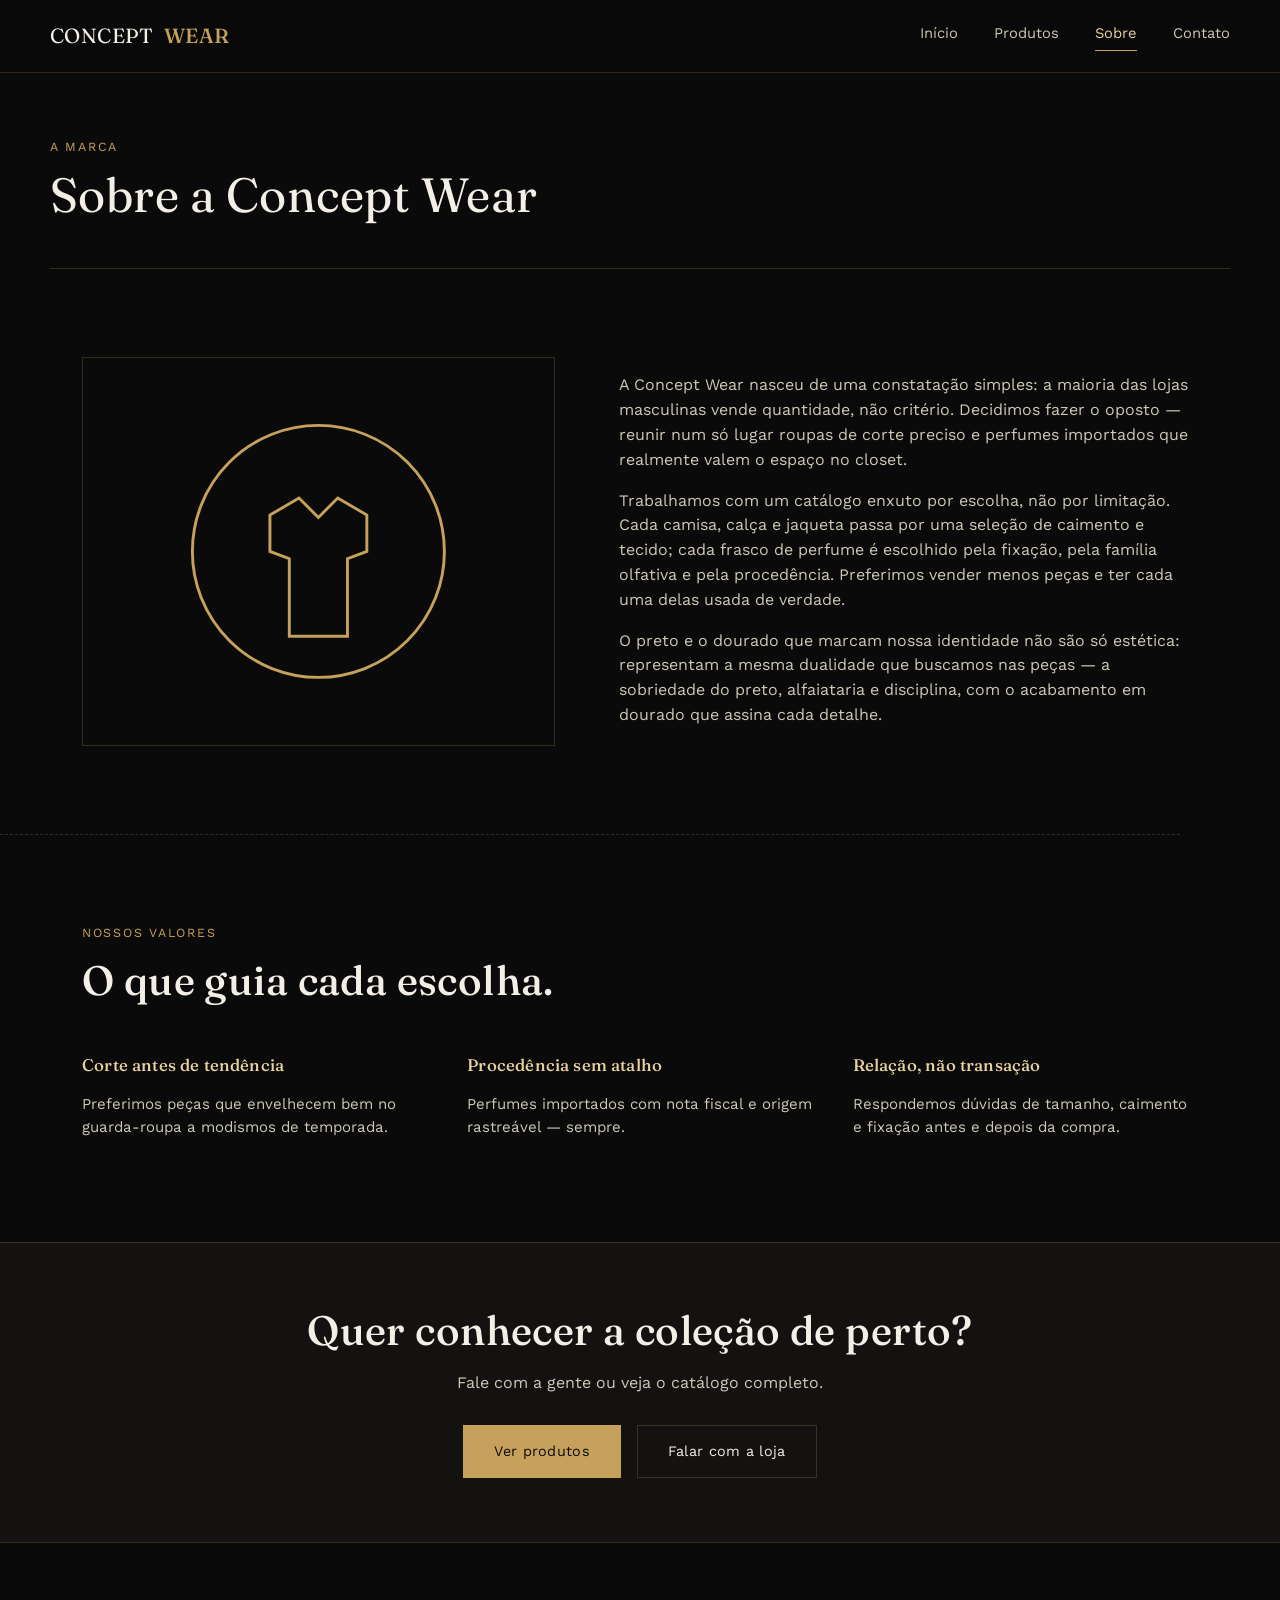
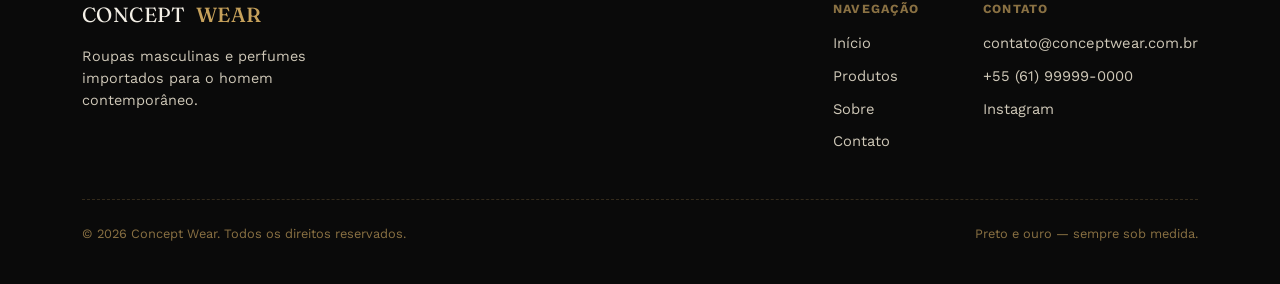
<file: sobre (1).html>
<!DOCTYPE html>
<html lang="pt-BR">
<head>
<meta charset="UTF-8">
<meta name="viewport" content="width=device-width, initial-scale=1.0">
<title>Sobre — Concept Wear</title>
<meta name="description" content="A história e os valores por trás da Concept Wear.">
<link rel="stylesheet" href="styles.css">
</head>
<body>

<header class="site">
  <nav class="wrap nav">
    <a href="index.html" class="brand">CONCEPT <strong>WEAR</strong></a>
    <button class="nav-toggle" aria-expanded="false" aria-controls="navLinks">Menu</button>
    <div class="nav-links" id="navLinks">
      <a href="index.html">Início</a>
      <a href="produtos.html">Produtos</a>
      <a href="sobre.html" aria-current="page">Sobre</a>
      <a href="contato.html">Contato</a>
    </div>
  </nav>
</header>

<main>
  <div class="page-head wrap">
    <p class="eyebrow">A MARCA</p>
    <h1 style="font-size:clamp(2rem,4vw,3rem);">Sobre a Concept Wear</h1>
  </div>

  <section>
    <div class="wrap story">
      <div class="story-mark">
        <svg viewBox="0 0 120 120" fill="none" stroke="currentColor" stroke-width="1.2">
          <circle cx="60" cy="60" r="52"/>
          <path d="M40 45 L52 38 L60 46 L68 38 L80 45 L80 60 L72 63 L72 95 L48 95 L48 63 L40 60 Z"/>
        </svg>
      </div>
      <div>
        <p>A Concept Wear nasceu de uma constatação simples: a maioria das lojas masculinas vende quantidade, não critério. Decidimos fazer o oposto — reunir num só lugar roupas de corte preciso e perfumes importados que realmente valem o espaço no closet.</p>
        <p>Trabalhamos com um catálogo enxuto por escolha, não por limitação. Cada camisa, calça e jaqueta passa por uma seleção de caimento e tecido; cada frasco de perfume é escolhido pela fixação, pela família olfativa e pela procedência. Preferimos vender menos peças e ter cada uma delas usada de verdade.</p>
        <p>O preto e o dourado que marcam nossa identidade não são só estética: representam a mesma dualidade que buscamos nas peças — a sobriedade do preto, alfaiataria e disciplina, com o acabamento em dourado que assina cada detalhe.</p>
      </div>
    </div>
  </section>

  <hr class="stitch wrap">

  <section>
    <div class="wrap">
      <div class="section-head">
        <p class="eyebrow">NOSSOS VALORES</p>
        <h2>O que guia cada escolha.</h2>
      </div>
      <div class="values">
        <div class="value">
          <h4>Corte antes de tendência</h4>
          <p>Preferimos peças que envelhecem bem no guarda-roupa a modismos de temporada.</p>
        </div>
        <div class="value">
          <h4>Procedência sem atalho</h4>
          <p>Perfumes importados com nota fiscal e origem rastreável — sempre.</p>
        </div>
        <div class="value">
          <h4>Relação, não transação</h4>
          <p>Respondemos dúvidas de tamanho, caimento e fixação antes e depois da compra.</p>
        </div>
      </div>
    </div>
  </section>

  <section class="tight" style="border-top:1px solid var(--line-soft); background:var(--black-soft);">
    <div class="wrap" style="text-align:center;">
      <h2>Quer conhecer a coleção de perto?</h2>
      <p style="margin:16px auto 30px;">Fale com a gente ou veja o catálogo completo.</p>
      <div class="hero-actions" style="justify-content:center;">
        <a href="produtos.html" class="btn">Ver produtos</a>
        <a href="contato.html" class="btn ghost">Falar com a loja</a>
      </div>
    </div>
  </section>
</main>

<footer class="site">
  <div class="wrap">
    <div class="footer-grid">
      <div>
        <div class="brand" style="margin-bottom:10px;">CONCEPT <strong>WEAR</strong></div>
        <p style="max-width:280px; font-size:0.9rem;">Roupas masculinas e perfumes importados para o homem contemporâneo.</p>
      </div>
      <div class="footer-cols">
        <div class="footer-col">
          <h5>NAVEGAÇÃO</h5>
          <a href="index.html">Início</a>
          <a href="produtos.html">Produtos</a>
          <a href="sobre.html">Sobre</a>
          <a href="contato.html">Contato</a>
        </div>
        <div class="footer-col">
          <h5>CONTATO</h5>
          <span>contato@conceptwear.com.br</span>
          <span>+55 (61) 99999-0000</span>
          <a href="https://instagram.com" target="_blank" rel="noopener">Instagram</a>
        </div>
      </div>
    </div>
    <hr class="stitch">
    <div class="footer-bottom" style="margin-top:24px;">
      <span>© 2026 Concept Wear. Todos os direitos reservados.</span>
      <span>Preto e ouro — sempre sob medida.</span>
    </div>
  </div>
</footer>

<script>
  const toggle = document.querySelector('.nav-toggle');
  const links = document.getElementById('navLinks');
  if (toggle) {
    toggle.addEventListener('click', () => {
      const open = links.classList.toggle('open');
      toggle.setAttribute('aria-expanded', open);
    });
  }
</script>
</body>
</html>
</file>
<file: styles.css>
/* =========================================================
   Concept Wear — design tokens
   Tailoring-inspired editorial system: charcoal-black base,
   antique gold accent, hairline "stitch" dividers.
   ========================================================= */

@import url('https://fonts.googleapis.com/css2?family=Fraunces:ital,opsz,wght@0,9..144,300;0,9..144,400;0,9..144,500;0,9..144,600;1,9..144,400&family=Work+Sans:wght@300;400;500;600&display=swap');

:root {
  --black:        #0a0a0a;
  --black-soft:   #141210;
  --panel:        #17140f;
  --line:         #3a3220;
  --line-soft:    rgba(198, 161, 91, 0.22);
  --gold:         #c6a15b;
  --gold-bright:  #e8d3a0;
  --gold-dim:     #8a7143;
  --ivory:        #f3efe6;
  --ivory-dim:    #cfc8b8;
  --font-display: 'Fraunces', Georgia, 'Times New Roman', serif;
  --font-body:    'Work Sans', -apple-system, Helvetica, Arial, sans-serif;
  --max: 1180px;
}

* { box-sizing: border-box; }
html { scroll-behavior: smooth; }

body {
  margin: 0;
  background: var(--black);
  color: var(--ivory);
  font-family: var(--font-body);
  font-weight: 400;
  line-height: 1.55;
  -webkit-font-smoothing: antialiased;
}

img, svg { max-width: 100%; display: block; }

a { color: inherit; text-decoration: none; }

.wrap {
  max-width: var(--max);
  margin: 0 auto;
  padding: 0 32px;
}

h1, h2, h3, h4 {
  font-family: var(--font-display);
  font-weight: 500;
  margin: 0;
  color: var(--ivory);
  letter-spacing: 0.01em;
}

h1 { font-size: clamp(2.4rem, 5vw, 4.1rem); font-weight: 400; line-height: 1.05; }
h2 { font-size: clamp(1.8rem, 3.2vw, 2.6rem); line-height: 1.15; }
h3 { font-size: 1.3rem; }

p { max-width: 62ch; color: var(--ivory-dim); }

.eyebrow {
  font-family: var(--font-body);
  font-size: 0.78rem;
  letter-spacing: 0.14em;
  color: var(--gold);
  margin: 0 0 14px;
}

/* focus visibility */
a:focus-visible, button:focus-visible, input:focus-visible, textarea:focus-visible {
  outline: 2px solid var(--gold);
  outline-offset: 3px;
}

@media (prefers-reduced-motion: reduce) {
  * { animation: none !important; transition: none !important; scroll-behavior: auto !important; }
}

/* ---------- header ---------- */
header.site {
  position: sticky;
  top: 0;
  z-index: 40;
  background: rgba(10, 10, 10, 0.88);
  backdrop-filter: blur(8px);
  border-bottom: 1px solid var(--line-soft);
}

.nav {
  display: flex;
  align-items: center;
  justify-content: space-between;
  padding: 20px 0;
}

.brand {
  display: flex;
  align-items: baseline;
  gap: 10px;
  font-family: var(--font-display);
  font-size: 1.28rem;
  letter-spacing: 0.02em;
  color: var(--ivory);
}
.brand strong { color: var(--gold); font-weight: 500; }

.nav-links {
  display: flex;
  gap: 36px;
  font-size: 0.92rem;
  color: var(--ivory-dim);
}
.nav-links a { position: relative; padding-bottom: 4px; transition: color .2s ease; }
.nav-links a:hover, .nav-links a[aria-current="page"] { color: var(--gold-bright); }
.nav-links a[aria-current="page"]::after {
  content: "";
  position: absolute;
  left: 0; right: 0; bottom: -2px;
  height: 1px;
  background: var(--gold);
}

.nav-toggle { display: none; }

@media (max-width: 760px) {
  .nav-links {
    position: absolute;
    top: 100%; left: 0; right: 0;
    background: var(--black-soft);
    border-bottom: 1px solid var(--line-soft);
    flex-direction: column;
    gap: 0;
    max-height: 0;
    overflow: hidden;
    transition: max-height .25s ease;
  }
  .nav-links.open { max-height: 260px; }
  .nav-links a { padding: 16px 32px; border-top: 1px solid var(--line-soft); }
  .nav-toggle {
    display: block;
    background: none;
    border: 1px solid var(--line-soft);
    color: var(--ivory);
    font-family: var(--font-body);
    font-size: 0.85rem;
    padding: 8px 14px;
    cursor: pointer;
  }
}

/* ---------- hairline divider ("stitch") ---------- */
.stitch {
  border: none;
  border-top: 1px dashed var(--line-soft);
  margin: 0;
}

/* ---------- buttons ---------- */
.btn {
  display: inline-flex;
  align-items: center;
  gap: 10px;
  padding: 14px 30px;
  font-family: var(--font-body);
  font-size: 0.9rem;
  letter-spacing: 0.02em;
  border: 1px solid var(--gold);
  color: var(--black);
  background: var(--gold);
  cursor: pointer;
  transition: background .2s ease, color .2s ease, border-color .2s ease;
}
.btn:hover { background: transparent; color: var(--gold-bright); }

.btn.ghost {
  background: transparent;
  color: var(--ivory);
  border-color: var(--line-soft);
}
.btn.ghost:hover { border-color: var(--gold); color: var(--gold-bright); }

/* ---------- hero ---------- */
.hero {
  display: grid;
  grid-template-columns: 1.05fr 0.95fr;
  align-items: stretch;
  min-height: 78vh;
  border-bottom: 1px solid var(--line-soft);
}
.hero-copy {
  display: flex;
  flex-direction: column;
  justify-content: center;
  padding: 64px 32px;
  max-width: 620px;
  margin: 0 auto;
  width: 100%;
}
.hero-copy p.lede { font-size: 1.08rem; margin: 22px 0 34px; }
.hero-actions { display: flex; gap: 16px; flex-wrap: wrap; }

.hero-visual {
  position: relative;
  border-left: 1px solid var(--line-soft);
  background:
    repeating-linear-gradient(115deg, rgba(198,161,91,0.055) 0 2px, transparent 2px 34px),
    linear-gradient(160deg, #171410 0%, #0c0b09 65%);
  display: flex;
  align-items: center;
  justify-content: center;
  padding: 40px;
}
.hero-visual svg { width: min(360px, 80%); }

@media (max-width: 860px) {
  .hero { grid-template-columns: 1fr; min-height: auto; }
  .hero-visual { border-left: none; border-top: 1px solid var(--line-soft); padding: 48px 32px; }
  .hero-copy { padding: 56px 28px 40px; }
}

/* ---------- sections ---------- */
section { padding: 88px 0; }
section.tight { padding: 64px 0; }
.section-head { max-width: 640px; margin-bottom: 48px; }

.two-col {
  display: grid;
  grid-template-columns: 1fr 1fr;
  gap: 1px;
  background: var(--line-soft);
  border: 1px solid var(--line-soft);
}
.two-col > div {
  background: var(--black);
  padding: 48px 40px;
}
@media (max-width: 760px) { .two-col { grid-template-columns: 1fr; } }

.cat-card { display: flex; flex-direction: column; gap: 18px; }
.cat-card svg { width: 64px; height: 64px; color: var(--gold); }
.cat-card h3 { font-size: 1.5rem; }
.cat-card a.link { color: var(--gold); font-size: 0.88rem; letter-spacing: 0.03em; }
.cat-card a.link::after { content: " →"; }

.values {
  display: grid;
  grid-template-columns: repeat(3, 1fr);
  gap: 40px;
}
@media (max-width: 760px) { .values { grid-template-columns: 1fr; } }
.value h4 { font-size: 1.05rem; color: var(--gold-bright); margin-bottom: 10px; }
.value p { font-size: 0.94rem; }

/* ---------- product grid ---------- */
.filter-bar {
  display: flex;
  flex-wrap: wrap;
  gap: 10px;
  margin-bottom: 44px;
}
.filter-bar button {
  background: transparent;
  border: 1px solid var(--line-soft);
  color: var(--ivory-dim);
  font-family: var(--font-body);
  font-size: 0.85rem;
  padding: 9px 18px;
  cursor: pointer;
  transition: all .2s ease;
}
.filter-bar button:hover { color: var(--gold-bright); border-color: var(--gold); }
.filter-bar button.active { background: var(--gold); color: var(--black); border-color: var(--gold); }

.product-grid {
  display: grid;
  grid-template-columns: repeat(4, 1fr);
  gap: 1px;
  background: var(--line-soft);
  border: 1px solid var(--line-soft);
}
@media (max-width: 960px) { .product-grid { grid-template-columns: repeat(2, 1fr); } }
@media (max-width: 560px) { .product-grid { grid-template-columns: 1fr; } }

.product {
  background: var(--black);
  display: flex;
  flex-direction: column;
}
.product-media {
  aspect-ratio: 4/5;
  background:
    repeating-linear-gradient(45deg, rgba(198,161,91,0.05) 0 2px, transparent 2px 18px),
    linear-gradient(200deg, #18150f, #0d0c0a);
  display: flex;
  align-items: center;
  justify-content: center;
  border-bottom: 1px solid var(--line-soft);
}
.product-media svg { width: 46%; color: var(--gold-dim); }
.product-info { padding: 20px 22px 26px; }
.product-info .cat { font-size: 0.72rem; letter-spacing: 0.1em; color: var(--gold-dim); margin-bottom: 6px; }
.product-info h4 { font-size: 1.02rem; font-weight: 500; margin-bottom: 8px; font-family: var(--font-body); color: var(--ivory); }
.product-info .price { color: var(--gold-bright); font-family: var(--font-display); font-size: 1.05rem; }

.wa-btn {
  display: inline-flex;
  align-items: center;
  gap: 8px;
  margin-top: 16px;
  padding: 10px 16px;
  border: 1px solid var(--line-soft);
  color: var(--ivory-dim);
  font-size: 0.82rem;
  letter-spacing: 0.02em;
  transition: border-color .2s ease, color .2s ease, background .2s ease;
}
.wa-btn svg { width: 15px; height: 15px; flex-shrink: 0; }
.wa-btn:hover { border-color: var(--gold); color: var(--gold-bright); background: rgba(198,161,91,0.06); }

/* ---------- about page ---------- */
.story {
  display: grid;
  grid-template-columns: 0.9fr 1.1fr;
  gap: 64px;
  align-items: start;
}
@media (max-width: 860px) { .story { grid-template-columns: 1fr; } }
.story-mark { border: 1px solid var(--line-soft); padding: 48px 28px; display: flex; align-items: center; justify-content: center; }
.story-mark svg { width: 70%; color: var(--gold); }

/* ---------- contact ---------- */
.contact-grid {
  display: grid;
  grid-template-columns: 1fr 1.15fr;
  gap: 1px;
  background: var(--line-soft);
  border: 1px solid var(--line-soft);
}
@media (max-width: 860px) { .contact-grid { grid-template-columns: 1fr; } }
.contact-grid > div { background: var(--black); padding: 48px 40px; }

.info-line { display: flex; flex-direction: column; gap: 4px; margin-bottom: 28px; }
.info-line .label { font-size: 0.75rem; letter-spacing: 0.1em; color: var(--gold-dim); }
.info-line .val { color: var(--ivory); }

form .field { margin-bottom: 22px; display: flex; flex-direction: column; gap: 8px; }
form label { font-size: 0.8rem; letter-spacing: 0.05em; color: var(--ivory-dim); }
form input, form textarea {
  background: var(--panel);
  border: 1px solid var(--line-soft);
  color: var(--ivory);
  font-family: var(--font-body);
  font-size: 0.95rem;
  padding: 13px 14px;
  resize: vertical;
}
form input:focus, form textarea:focus { border-color: var(--gold); }

/* ---------- footer ---------- */
footer.site {
  border-top: 1px solid var(--line-soft);
  padding: 56px 0 40px;
}
.footer-grid {
  display: flex;
  justify-content: space-between;
  flex-wrap: wrap;
  gap: 32px;
  margin-bottom: 36px;
}
.footer-cols { display: flex; gap: 64px; flex-wrap: wrap; }
.footer-col h5 { font-size: 0.78rem; letter-spacing: 0.1em; color: var(--gold-dim); margin: 0 0 14px; font-family: var(--font-body); }
.footer-col a, .footer-col span { display: block; color: var(--ivory-dim); font-size: 0.92rem; margin-bottom: 10px; }
.footer-col a:hover { color: var(--gold-bright); }
.footer-bottom {
  display: flex;
  justify-content: space-between;
  flex-wrap: wrap;
  gap: 12px;
  font-size: 0.8rem;
  color: var(--gold-dim);
}

/* ---------- page hero (inner pages) ---------- */
.page-head {
  border-bottom: 1px solid var(--line-soft);
  padding: 64px 0 48px;
}
</file>
